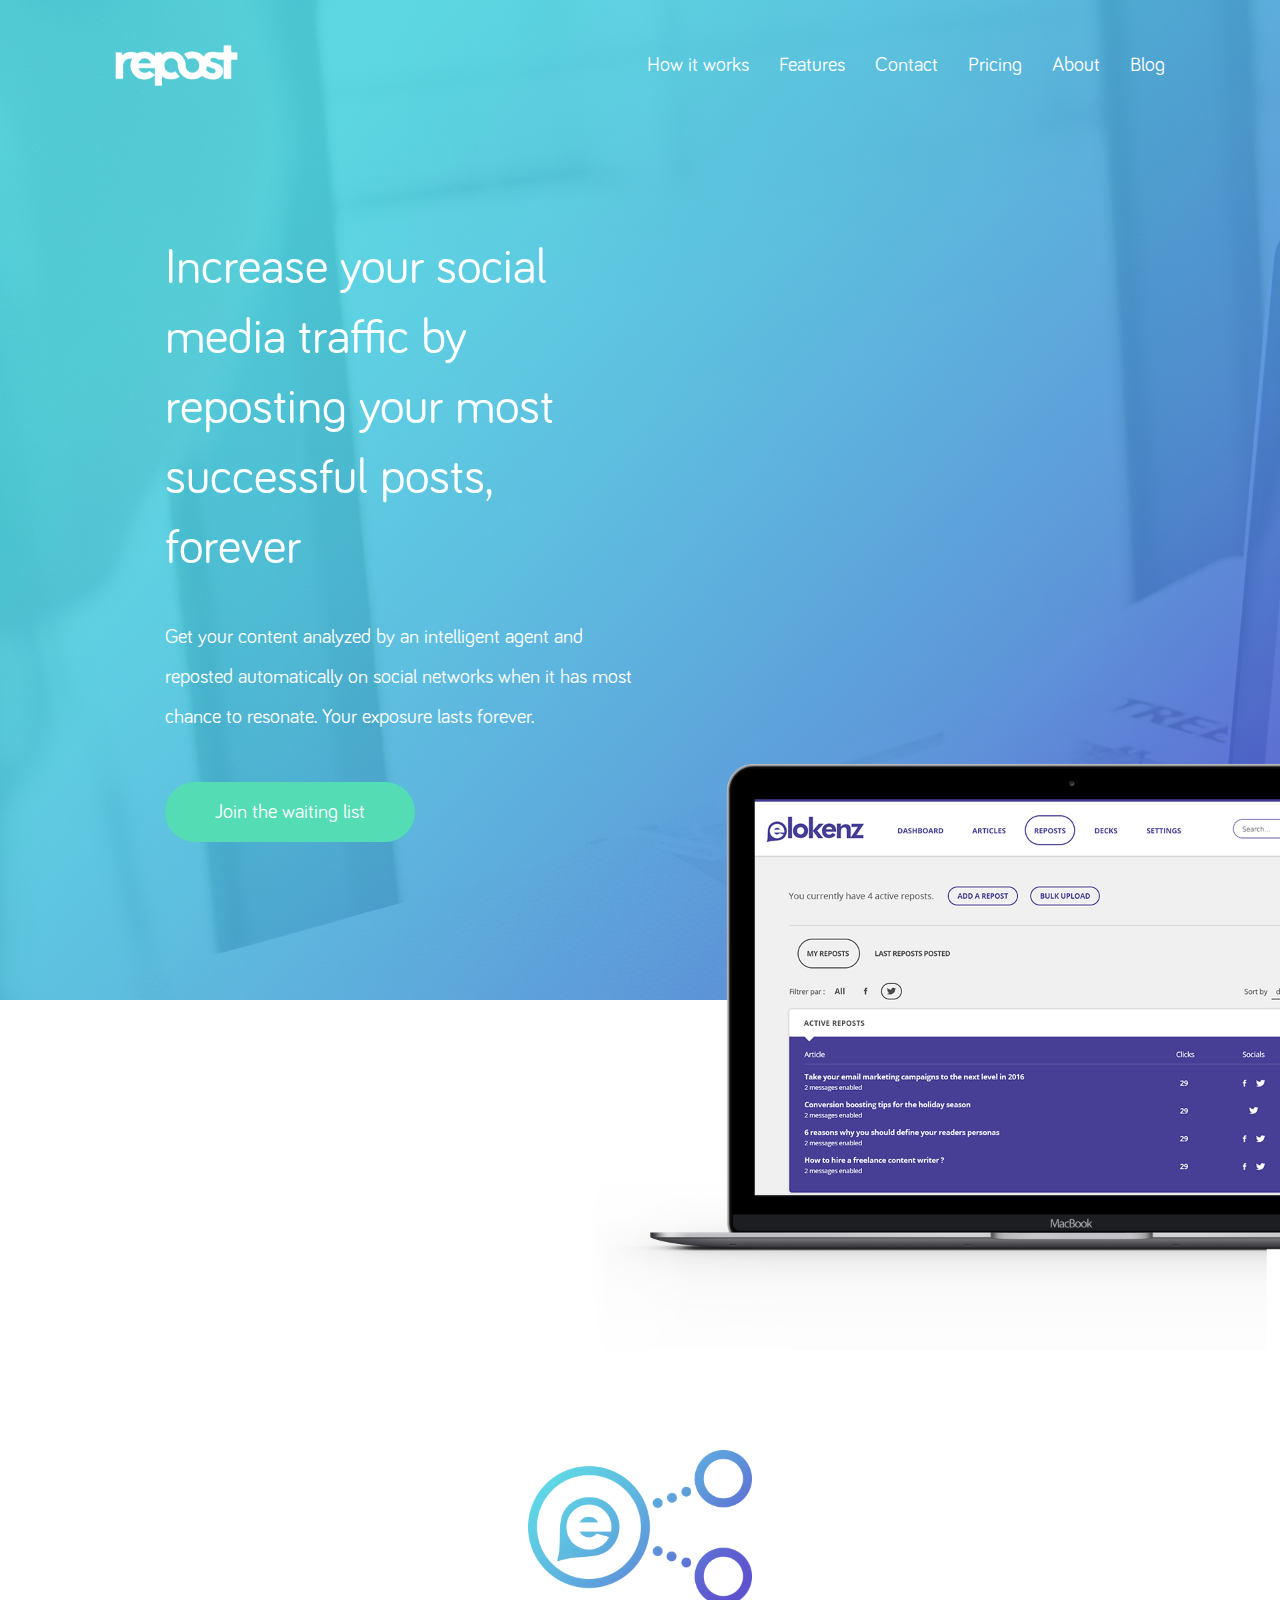
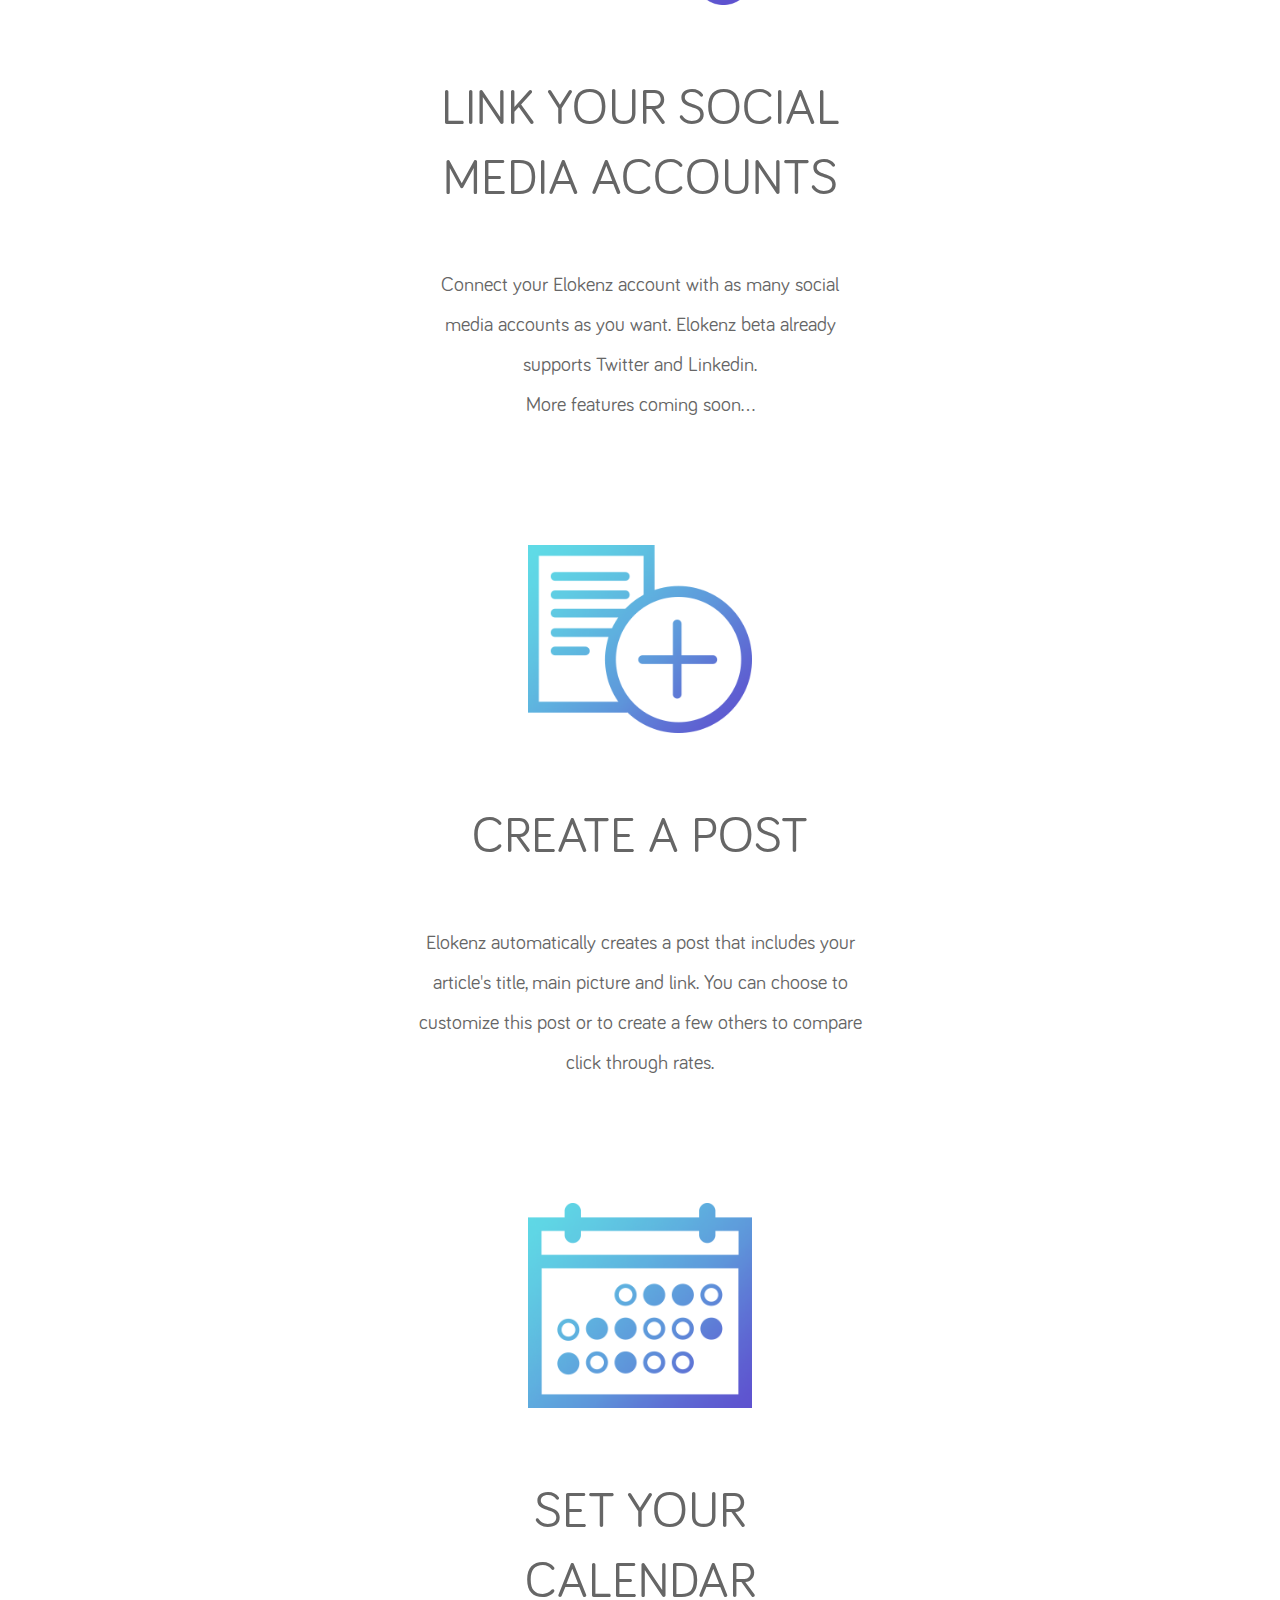
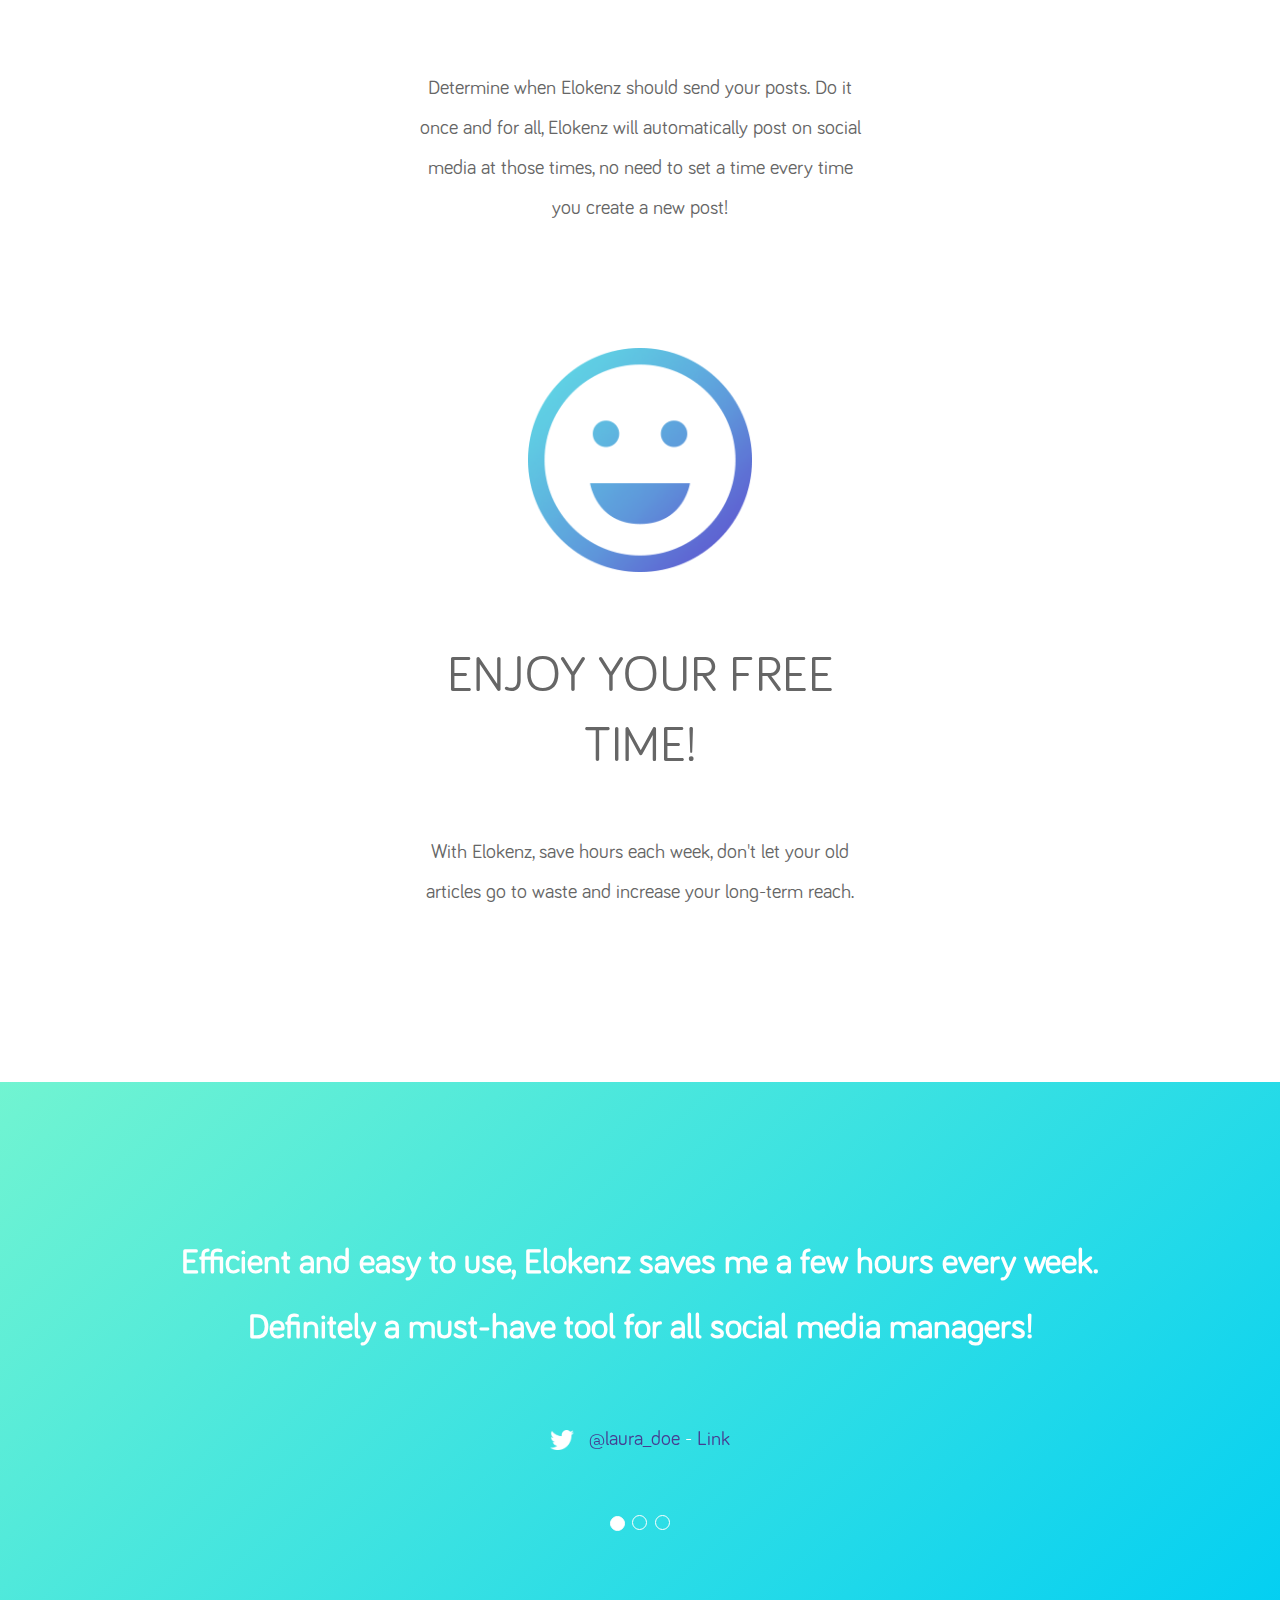
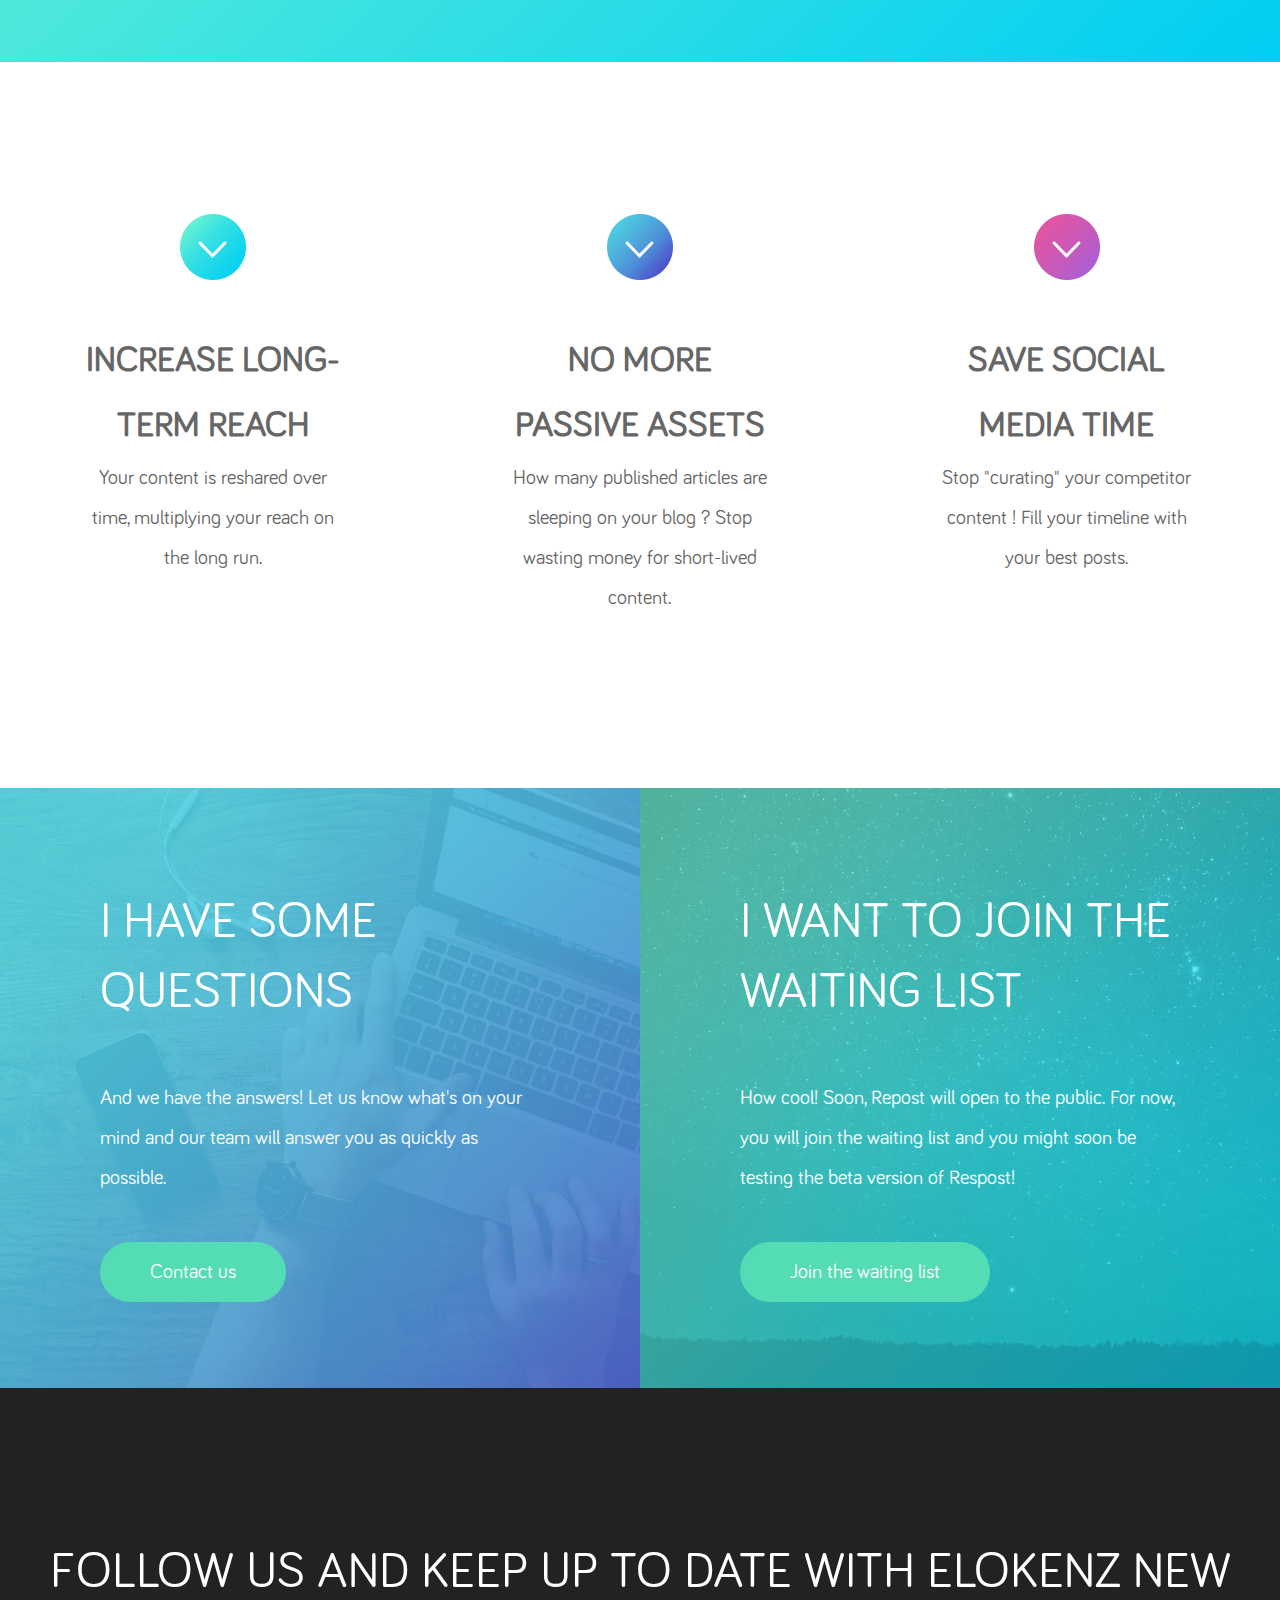
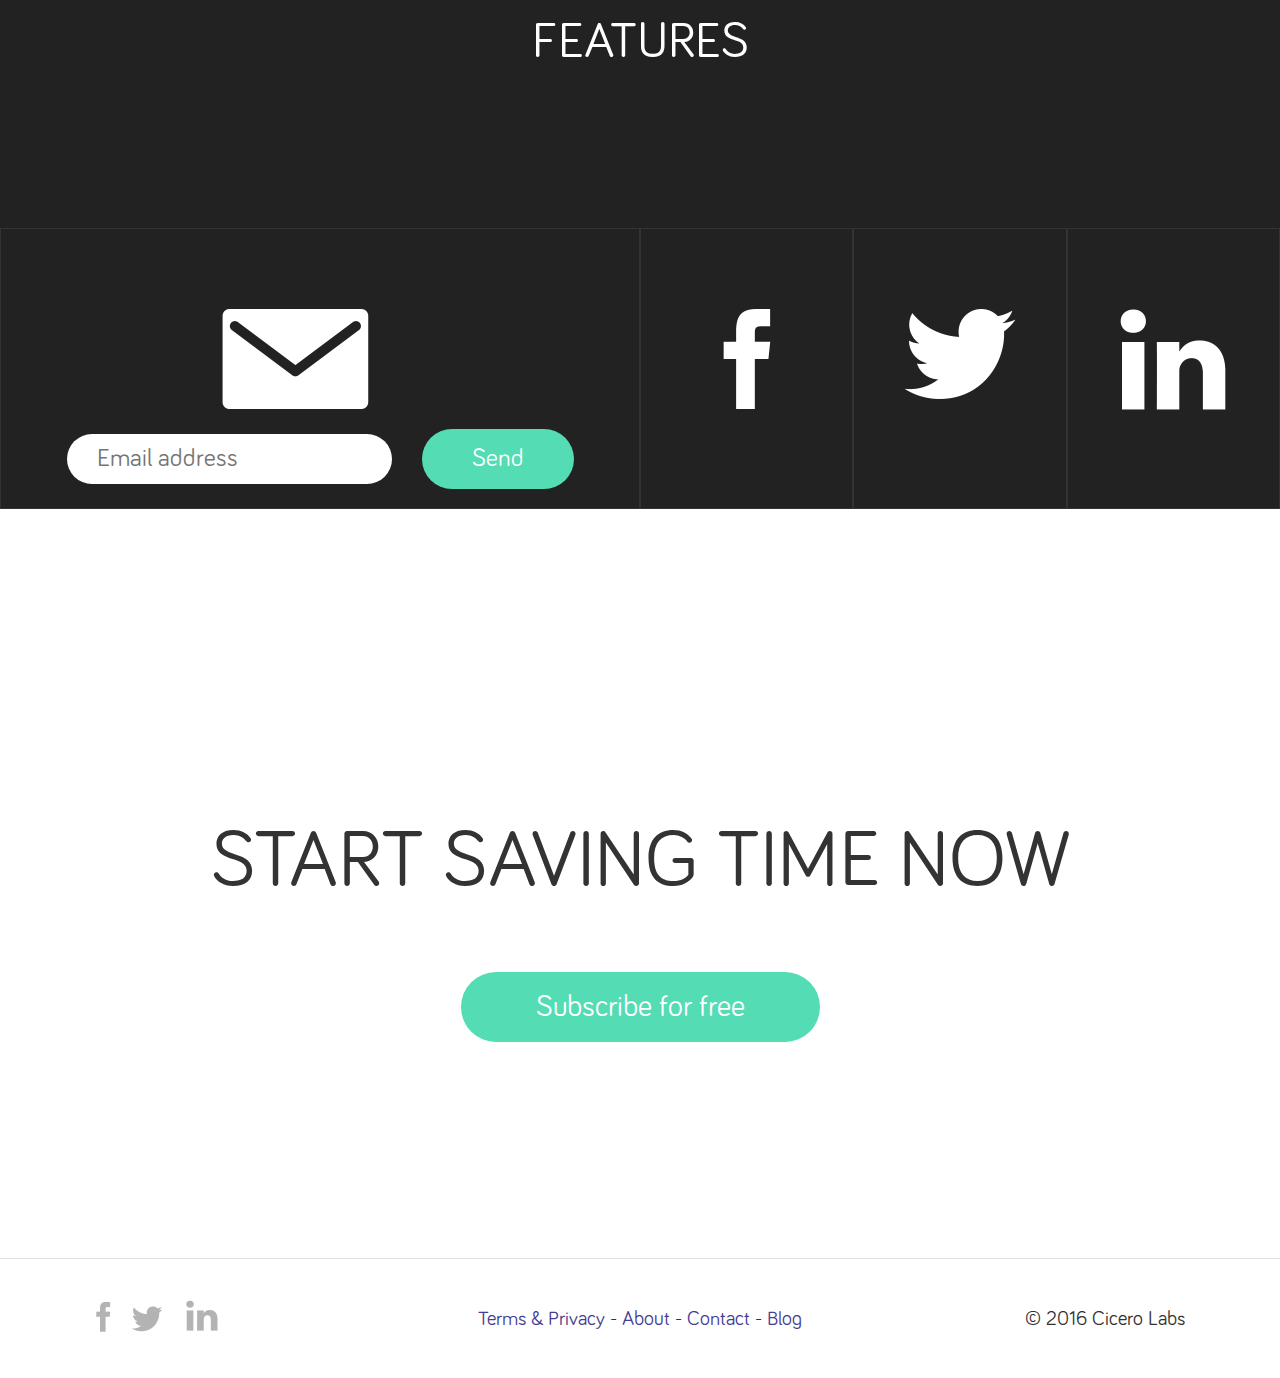
<file: no-parallaxe/index.html>
<!DOCTYPE html>
<html lang="en">
<head>


	<meta charset="utf-8">
    <meta http-equiv="X-UA-Compatible" content="IE=edge">

	<title>Parallax.js | Simple Example</title>

	<!-- Behavioral Meta Data -->
	<meta name="apple-mobile-web-app-capable" content="yes">
	<meta name="viewport" content="width=device-width, initial-scale=1, maximum-scale=1, user-scalable=no">

	<!-- Styles -->
    <link href="css/bootstrap.css" rel="stylesheet">
	<link rel="stylesheet" type="text/css" href="css/parallax.css"/>

</head>
<body>


    <!-- Header -->
    <a name="about"></a>
    <div class="intro-header">
	
    <!-- Navigation -->
    <nav class="navbar navbar-default navbar-static-top topnav" role="navigation">
        <div class="container topnav">
            <!-- Brand and toggle get grouped for better mobile display -->
            <div class="navbar-header">
                <button type="button" class="navbar-toggle" data-toggle="collapse" data-target="#bs-example-navbar-collapse-1">
                    <span class="sr-only">Toggle navigation</span>
                    <span class="icon-bar"></span>
                    <span class="icon-bar"></span>
                    <span class="icon-bar"></span>
                </button>
                <a class="navbar-brand topnav" href="#">       
					<img style="max-height:41px; margin-top:-10px;" src="images/logo-repost.png">
				</a>
            </div>
            <!-- Collect the nav links, forms, and other content for toggling -->
            <div class="collapse navbar-collapse" id="bs-example-navbar-collapse-1">
                <ul class="nav navbar-nav navbar-right">
                    <li><a href="#about">How it works</a></li>
                    <li><a href="#about">Features</a></li>
                    <li><a href="#about">Contact</a></li>
                    <li><a href="#about">Pricing</a></li>
                    <li><a href="#about">About</a></li>
                    <li><a href="#services">Blog</a></li>
                </ul>
            </div>
            <!-- /.navbar-collapse -->
        </div>
        <!-- /.container -->
    </nav>
	
	
        <div class="container">

            <div class="row intro-banner">
                <div class="col-lg-12">
                    <div class="intro-message">
                        <h1>Increase your social media traffic by reposting your most successful posts, forever</h1>
                        <p>Get your content analyzed by an intelligent agent and reposted automatically on social networks when it has most chance to resonate. 
						Your exposure lasts forever.</p>
						<br/>
						<a href="#" class="btn btn-default" role="button" style="margin-top:20px;">Join the waiting list</a>
					</div>
                </div>
            </div>

        </div>
        <!-- /.container -->

    </div>
    <!-- /.intro-header -->
	
    <div class="bloc-tour">

		<div class="container">
		  <div class="row">
			<img src="images/icon-connect.png" alt="">
			<h3>Link your social media accounts</h3>
			<p>Connect your Elokenz account with as many social media accounts as you want. 
			Elokenz beta already supports Twitter and Linkedin.<br/>More features coming soon...</p>
			<img src="images/icon-createPost.png" alt="">
			<h3>Create a post</h3>
			<p>Elokenz automatically creates a post that includes your article's title, main picture and link. 
			You can choose to customize this post or to create a few others to compare click through rates.</p>
			<img src="images/icon-calendar.png" alt="">
			<h3>Set your calendar</h3>
			<p>Determine when Elokenz should send your posts. Do it once and for all, 
			Elokenz will automatically post on social media at those times, no need to set a time every time you create a new post!</p>
			<img src="images/icon-enjoy.png" alt="">
			<h3>Enjoy your free time!</h3>
			<p>With Elokenz, save hours each week, don't let your old articles go to waste and increase your long-term reach.</p>
		  </div>

		</div> <!-- /container -->
    </div> <!-- /bloc-tour -->
	
	
<div class="bloc-testimonials dark-bg">

	<div class="container">
		<div class="row">

			<div id="carousel-example-generic" class="carousel slide" data-ride="carousel">
			  <!-- Indicators -->
			  <ol class="carousel-indicators">
				<li data-target="#carousel-example-generic" data-slide-to="0" class="active"></li>
				<li data-target="#carousel-example-generic" data-slide-to="1"></li>
				<li data-target="#carousel-example-generic" data-slide-to="2"></li>
			  </ol>
			 
			  <!-- Wrapper for slides -->
			  <div class="carousel-inner">
				<div class="item active">
					<h5>Efficient and easy to use, Elokenz saves me a few hours every week.<br/>
					Definitely a must-have tool for all social media managers!</h5>
					<p><img src="images/icon-socials-twitter.png" height="20px" style="padding-right:15px;" alt=""/><a href="#" alt="">@laura_doe</a> - <a href="#" alt="">Link</a></p>
				</div>
				<div class="item">
					<h5>Efficient and easy to use, Elokenz saves me a few hours every week.<br/>
					Definitely a must-have tool for all social media managers!</h5>
					<p><img src="images/icon-socials-twitter.png" height="20px" style="padding-right:15px;" alt=""/><a href="#" alt="">@laura_doe</a> - <a href="#" alt="">Link</a></p>
				</div>
				<div class="item">
					<h5>Efficient and easy to use, Elokenz saves me a few hours every week.<br/>
					Definitely a must-have tool for all social media managers!</h5>
					<p><img src="images/icon-socials-twitter.png" height="20px" style="padding-right:15px;" alt=""/><a href="#" alt="">@laura_doe</a> - <a href="#" alt="">Link</a></p>
				</div>
			  </div>
			</div>

		</div>
	</div>
</div>
	
	
<div class="bloc-features">
	<div class="container">
		<div class="row">
			<div class="col-lg-4 col-md-12 feature">
				<img src="images/icon-features-1.png" alt="" />
			  <h4>Increase long-term reach</h4>
			  <p>Your content is reshared over time, multiplying your reach on the long run.</p>
			</div>
			<div class="col-lg-4 col-md-12 feature">
				<img src="images/icon-features-2.png" alt="" />
			  <h4>No more passive assets</h4>
			  <p>How many published articles are sleeping on your blog ? Stop wasting money for short-lived content.</p>
			</div>
			<div class="col-lg-4 col-md-12 feature">
				<img src="images/icon-features-3.png" alt="" />
			  <h4>Save social media time</h4>
			  <p>Stop "curating" your competitor content ! Fill your timeline with your best posts.</p>
			</div>
		</div>
	</div>
</div>
	
	
<div class="bloc-contact-join dark-bg">
	<div class="container">
		<div class="row">
			<div class="col-lg-6 col-md-12 bloc-contact">
			  <h3>I have some questions</h3>
			  <p>And we have the answers! Let us know what's on your mind and our team will answer you as quickly as possible.</p><br/>
				<a href="mailto:" class="btn btn-default" role="button">Contact us</a>
			</div>
			<div class="col-lg-6 col-md-12 bloc-join">
			  <h3>I want to join the waiting list</h3>
			  <p>How cool! Soon, Repost will open to the public.
				For now, you will join the waiting list and you might soon be testing the beta version of Respost!</p><br/>
				<a href="#" class="btn btn-default" role="button">Join the waiting list</a>
			</div>
		</div>
	</div>
</div>
	
	
<div class="bloc-socials dark-bg">
	<div class="container">
		<div class="row bloc-socials-title">
			<div>
			  <h3>Follow us and keep up to date with Elokenz new features</h3>
			</div>
		</div>
		<div class="row bloc-socials-icons">
			<div class="col-lg-6 col-md-12 social-icon-mail">
				<img src="images/icon-socials-mail.png" alt=""/>
				<form><input type="text" name="email" placeholder="Email address" style="width:360px;margin-right:30px;"><input type="submit" value="Send"></form>
			</div>
			<div class="col-lg-2 col-md-4 social-icon-facebook">
				<a href="https://www.facebook.com/elokenz/" target="_blank" alt=""><img src="images/icon-socials-fb.png" alt=""/></a>
			</div>
			<div class="col-lg-2 col-md-4 social-icon-twitter">
				<a href="https://twitter.com/elokenz_com" target="_blank" alt=""><img src="images/icon-socials-twitter.png" alt=""/></a>
			</div>
			<div class="col-lg-2 col-md-4 social-icon-linkedin">
				<a href="http://www.linkedin.com/company/5229522" target="_blank" alt=""><img src="images/icon-socials-linkedin.png" alt=""/></a>
			</div>
		</div>
	</div>
</div>
	
	
<div class="bloc-cta light-bg">
	<div class="container">
		<div class="row">
			<h2>Start saving time now</h2>
			<a href="#" class="btn btn-default" role="button">Subscribe for free</a>
		</div>
	</div>
</div>
	
	
<div class="bloc-footer light-bg">
	<div class="container">
		<div class="row">
			<div class="col-lg-3 col-md-3 footer-social-icons" style="padding-top:20px;">
				<a href="#" alt=" "class="icon-footer-fb"></a>
				<a href="#" alt=" "class="icon-footer-twitter"></a>
				<a href="#" alt=" "class="icon-footer-linkedin"></a>
			</div>
			<div class="col-lg-6 col-md-6 footer-links" style="text-align:center;">
				<p>
					<a href="#">Terms & Privacy</a>	-  
					<a href="#">About</a>  -  
					<a href="#">Contact</a>  -  
					<a href="#">Blog</a></p>
			</div>
			<div class="col-lg-3 col-md-3 cicerolabs">
				<p>&copy; 2016 Cicero Labs</p>
			</div>
		</div>
	</div>
</div>
	
	
    <!-- jQuery (necessary for Bootstrap's JavaScript plugins) -->
    <script src="https://ajax.googleapis.com/ajax/libs/jquery/1.11.3/jquery.min.js"></script>
    <!-- Include all compiled plugins (below), or include individual files as needed -->
    <script src="js/bootstrap.min.js"></script>


</body>
</html>
</file>
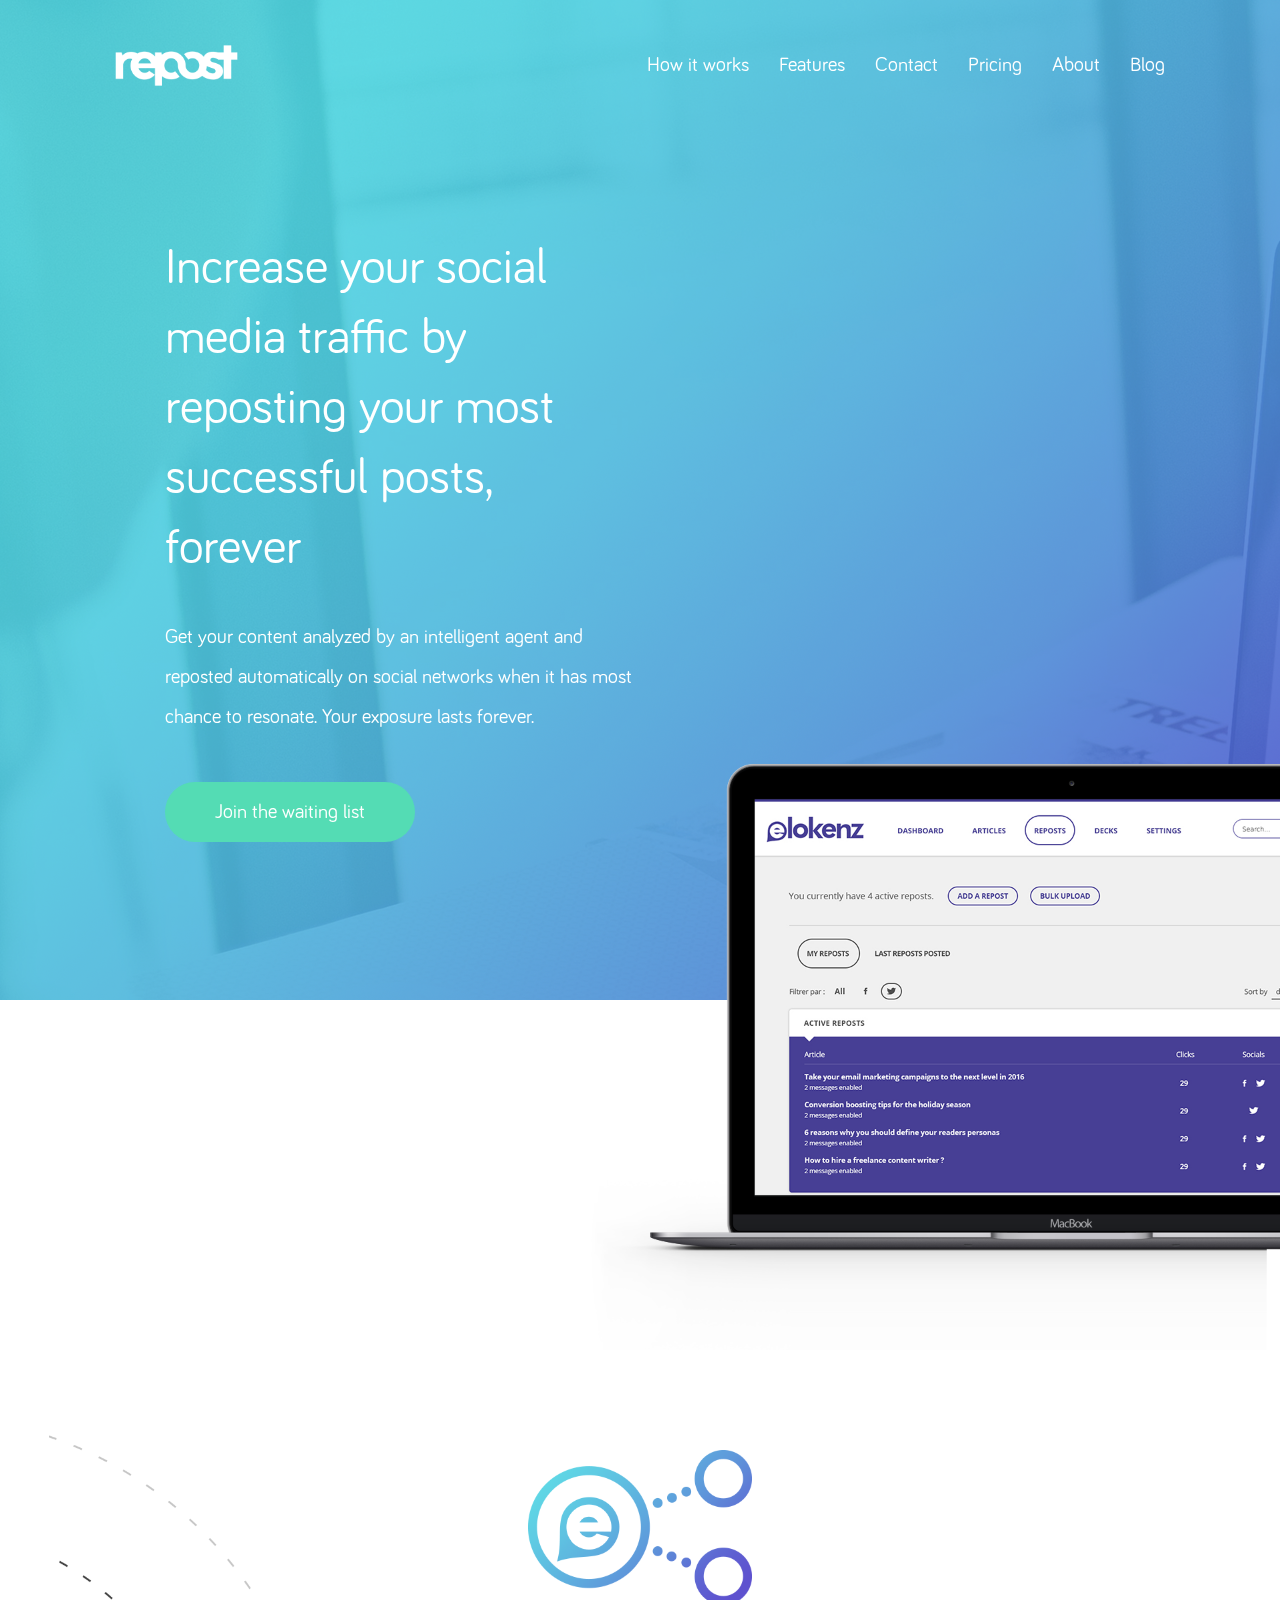
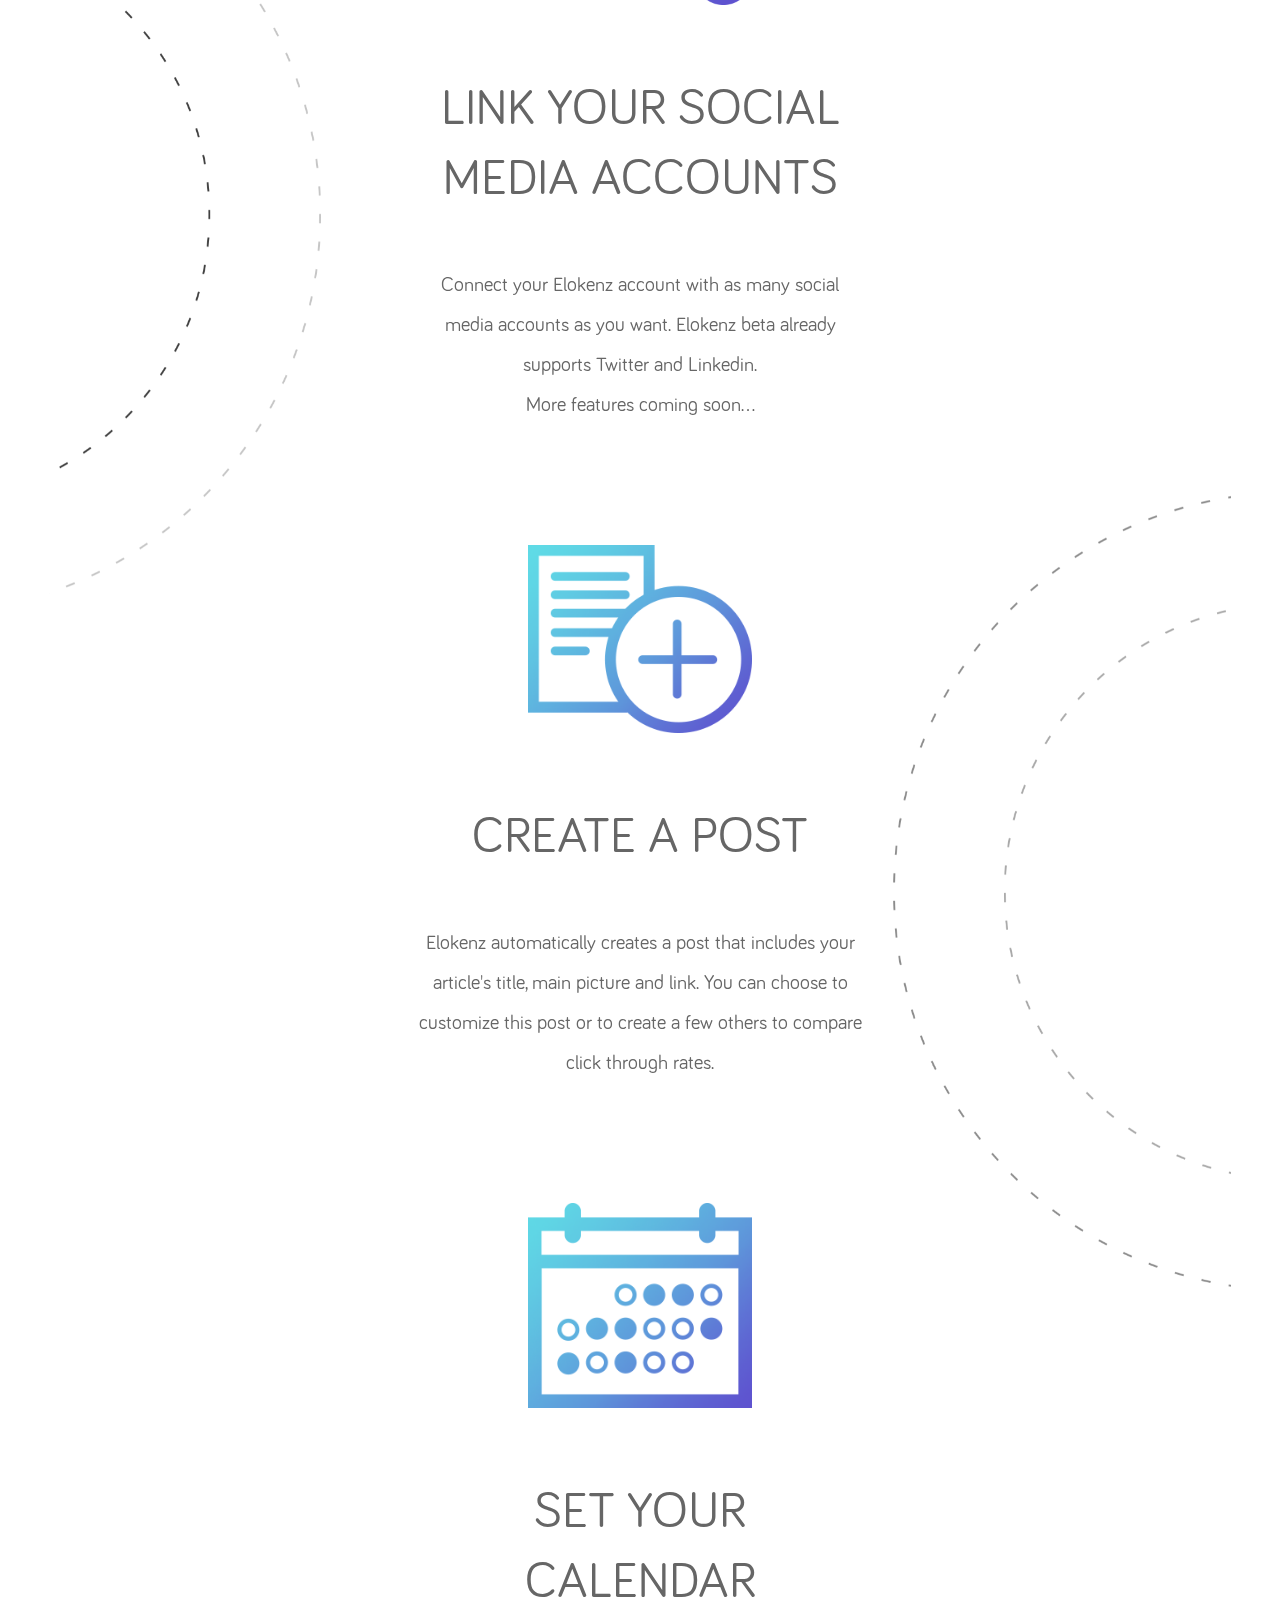
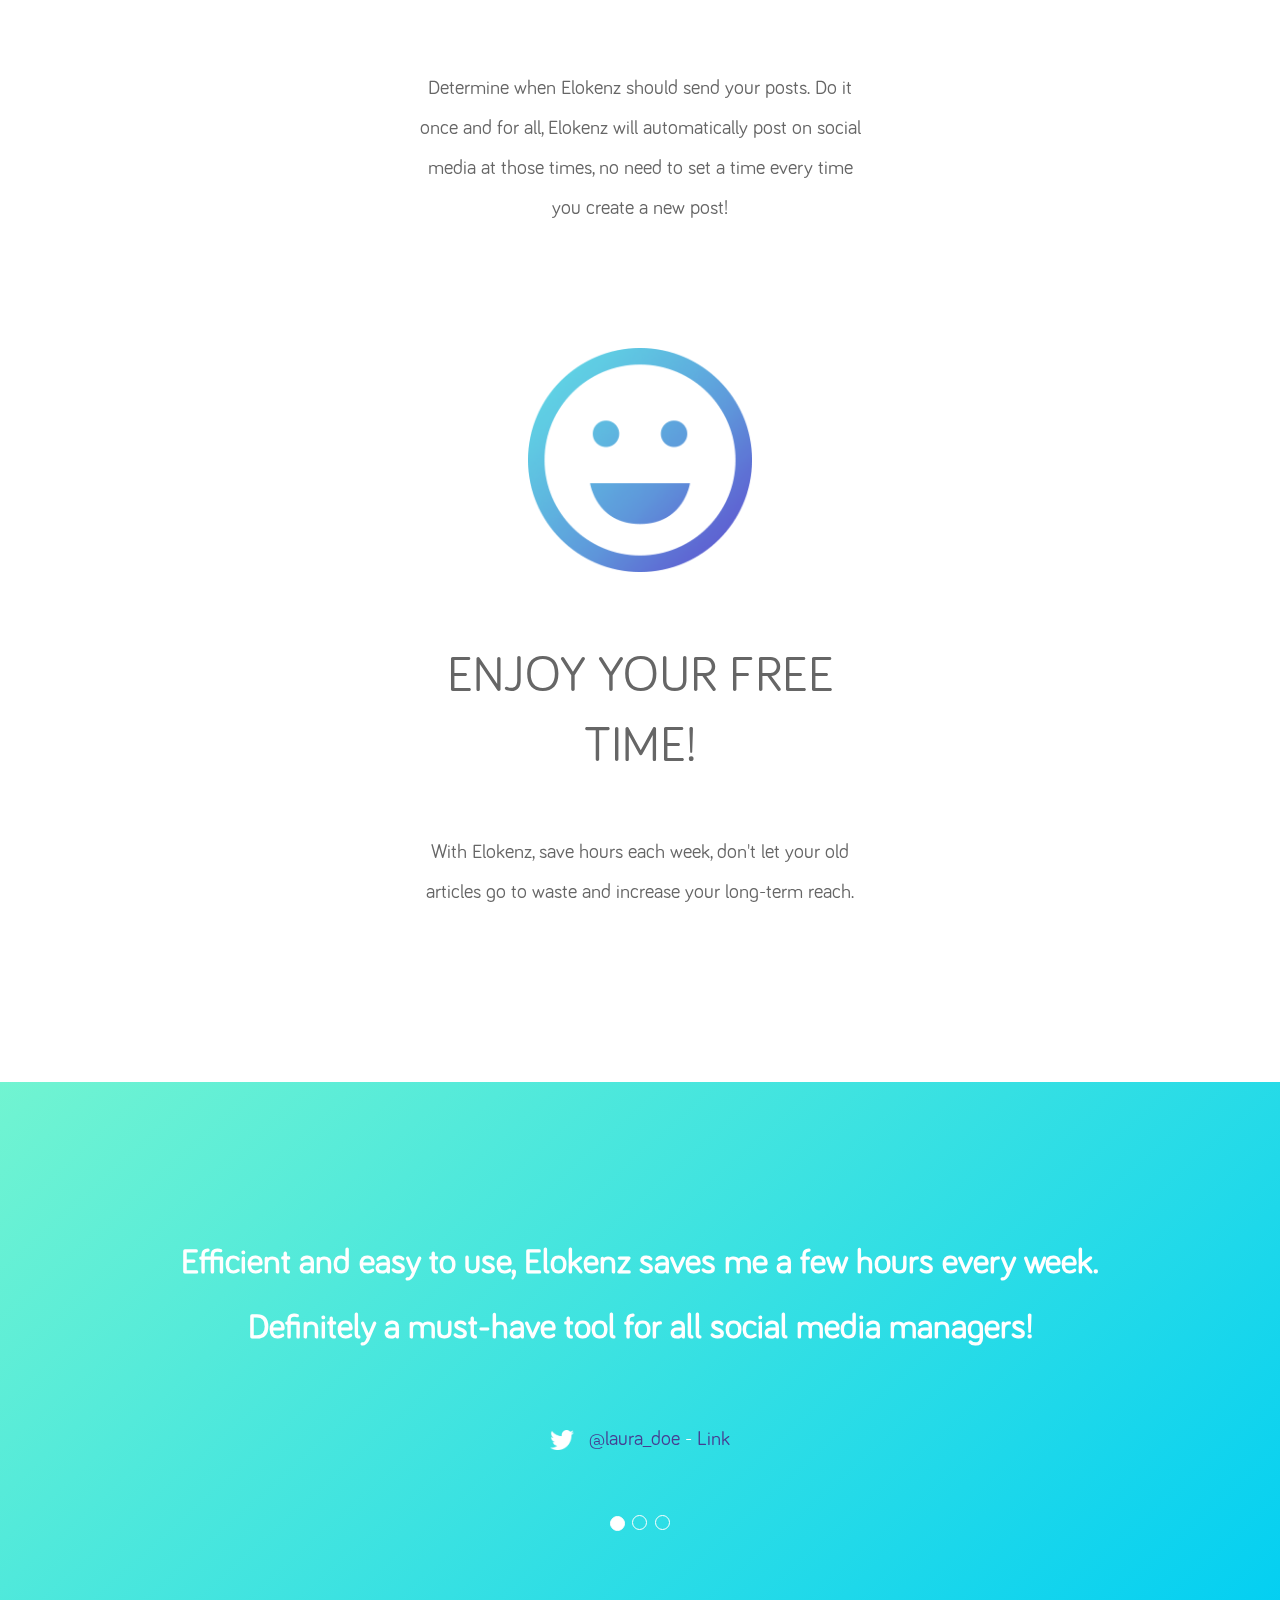
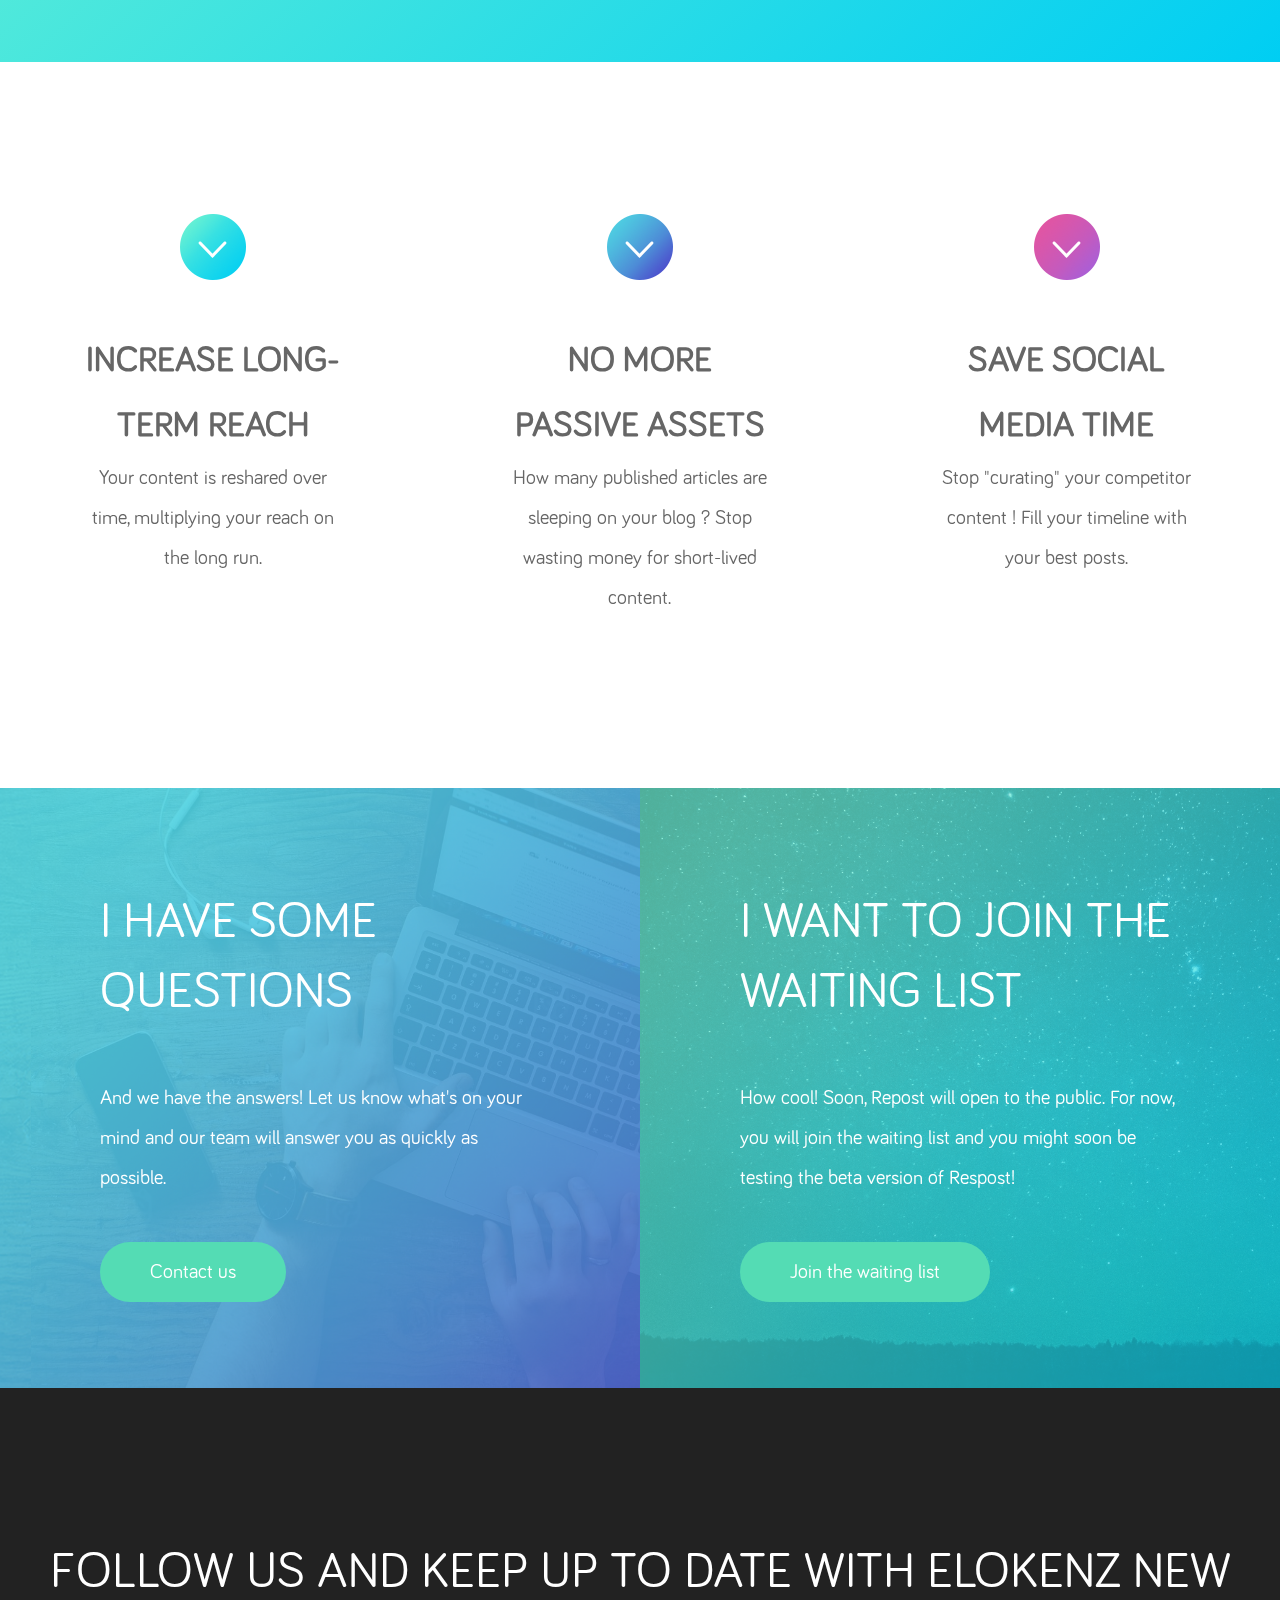
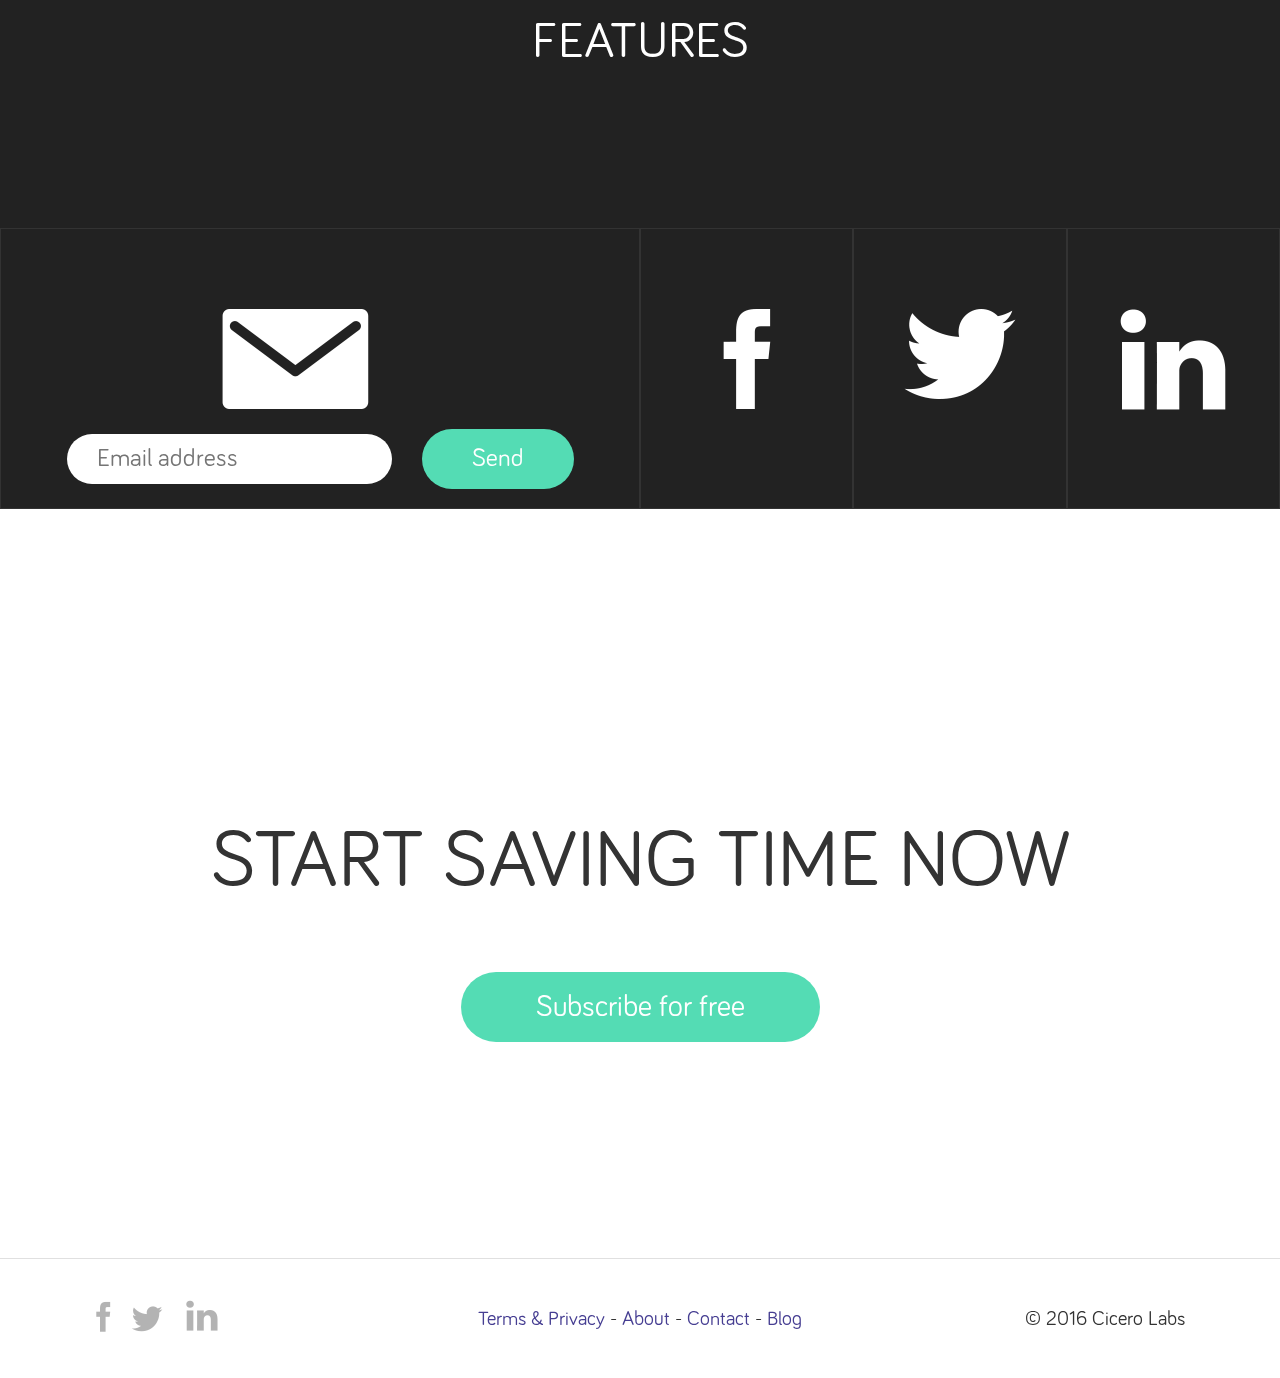
<file: parallaxe/index.html>
<!DOCTYPE html>
<html lang="en">
<head>


	<meta charset="utf-8">
    <meta http-equiv="X-UA-Compatible" content="IE=edge">

	<title>Repost by Elokenz</title>

	<!-- Behavioral Meta Data -->
	<meta name="apple-mobile-web-app-capable" content="yes">
	<meta name="viewport" content="width=device-width, initial-scale=1, maximum-scale=1, user-scalable=no">

	<!-- Styles -->
    <link href="css/bootstrap.css" rel="stylesheet">
	<link rel="stylesheet" type="text/css" href="css/parallax.css"/>

</head>
<body>


    <!-- Header -->
    <a name="about"></a>
    <div class="intro-header">
	
    <!-- Navigation -->
    <nav class="navbar navbar-default navbar-static-top topnav" role="navigation">
        <div class="container topnav">
            <!-- Brand and toggle get grouped for better mobile display -->
            <div class="navbar-header">
                <button type="button" class="navbar-toggle" data-toggle="collapse" data-target="#bs-example-navbar-collapse-1">
                    <span class="sr-only">Toggle navigation</span>
                    <span class="icon-bar"></span>
                    <span class="icon-bar"></span>
                    <span class="icon-bar"></span>
                </button>
                <a class="navbar-brand topnav" href="#">       
					<img style="max-height:41px; margin-top:-10px;" src="images/logo-repost.png">
				</a>
            </div>
            <!-- Collect the nav links, forms, and other content for toggling -->
            <div class="collapse navbar-collapse" id="bs-example-navbar-collapse-1">
                <ul class="nav navbar-nav navbar-right">
                    <li><a href="#about">How it works</a></li>
                    <li><a href="#about">Features</a></li>
                    <li><a href="#about">Contact</a></li>
                    <li><a href="#about">Pricing</a></li>
                    <li><a href="#about">About</a></li>
                    <li><a href="#services">Blog</a></li>
                </ul>
            </div>
            <!-- /.navbar-collapse -->
        </div>
        <!-- /.container -->
    </nav>
	
	
        <div class="container">

            <div class="row intro-banner">
                <div class="col-lg-12">
                    <div class="intro-message">
                        <h1>Increase your social media traffic by reposting your most successful posts, forever</h1>
                        <p>Get your content analyzed by an intelligent agent and reposted automatically on social networks when it has most chance to resonate. 
						Your exposure lasts forever.</p>
						<br/>
						<a href="#" class="btn btn-default" role="button" style="margin-top:20px;">Join the waiting list</a>
					</div>
                </div>
            </div>

        </div>
        <!-- /.container -->

    </div>
    <!-- /.intro-header -->
	
    <div class="bloc-tour">
	
		<div id="tour" class="tour">
			<div class="row">
				<ul id="scene" class="scene">
					<li class="layer bg" data-depth="1.00"><img src="images/circle1.png"></li>
					<li class="layer bg" data-depth="0.80"><img src="images/circle2.png"></li>
					<li class="layer bg" data-depth="0.60"><img src="images/circle3.png"></li>
					<li class="layer bg" data-depth="0.40"><img src="images/circle4.png"></li>
				</ul>
			</div>
		</div>

		<div class="container">
		  <div class="row">
			<img src="images/icon-connect.png" alt="">
			<h3>Link your social media accounts</h3>
			<p>Connect your Elokenz account with as many social media accounts as you want. 
			Elokenz beta already supports Twitter and Linkedin.<br/>More features coming soon...</p>
			<img src="images/icon-createPost.png" alt="">
			<h3>Create a post</h3>
			<p>Elokenz automatically creates a post that includes your article's title, main picture and link. 
			You can choose to customize this post or to create a few others to compare click through rates.</p>
			<img src="images/icon-calendar.png" alt="">
			<h3>Set your calendar</h3>
			<p>Determine when Elokenz should send your posts. Do it once and for all, 
			Elokenz will automatically post on social media at those times, no need to set a time every time you create a new post!</p>
			<img src="images/icon-enjoy.png" alt="">
			<h3>Enjoy your free time!</h3>
			<p>With Elokenz, save hours each week, don't let your old articles go to waste and increase your long-term reach.</p>
		  </div>

		</div> <!-- /container -->
    </div> <!-- /bloc-tour -->
	
	
<div class="bloc-testimonials dark-bg">

	<div class="container">
		<div class="row">

			<div id="carousel-example-generic" class="carousel slide" data-ride="carousel">
			  <!-- Indicators -->
			  <ol class="carousel-indicators">
				<li data-target="#carousel-example-generic" data-slide-to="0" class="active"></li>
				<li data-target="#carousel-example-generic" data-slide-to="1"></li>
				<li data-target="#carousel-example-generic" data-slide-to="2"></li>
			  </ol>
			 
			  <!-- Wrapper for slides -->
			  <div class="carousel-inner">
				<div class="item active">
					<h5>Efficient and easy to use, Elokenz saves me a few hours every week.<br/>
					Definitely a must-have tool for all social media managers!</h5>
					<p><img src="images/icon-socials-twitter.png" height="20px" style="padding-right:15px;" alt=""/><a href="#" alt="">@laura_doe</a> - <a href="#" alt="">Link</a></p>
				</div>
				<div class="item">
					<h5>Efficient and easy to use, Elokenz saves me a few hours every week.<br/>
					Definitely a must-have tool for all social media managers!</h5>
					<p><img src="images/icon-socials-twitter.png" height="20px" style="padding-right:15px;" alt=""/><a href="#" alt="">@laura_doe</a> - <a href="#" alt="">Link</a></p>
				</div>
				<div class="item">
					<h5>Efficient and easy to use, Elokenz saves me a few hours every week.<br/>
					Definitely a must-have tool for all social media managers!</h5>
					<p><img src="images/icon-socials-twitter.png" height="20px" style="padding-right:15px;" alt=""/><a href="#" alt="">@laura_doe</a> - <a href="#" alt="">Link</a></p>
				</div>
			  </div>
			</div>

		</div>
	</div>
</div>
	
	
<div class="bloc-features">
	<div class="container">
		<div class="row">
			<div class="col-lg-4 col-md-12 feature">
				<img src="images/icon-features-1.png" alt="" />
			  <h4>Increase long-term reach</h4>
			  <p>Your content is reshared over time, multiplying your reach on the long run.</p>
			</div>
			<div class="col-lg-4 col-md-12 feature">
				<img src="images/icon-features-2.png" alt="" />
			  <h4>No more passive assets</h4>
			  <p>How many published articles are sleeping on your blog ? Stop wasting money for short-lived content.</p>
			</div>
			<div class="col-lg-4 col-md-12 feature">
				<img src="images/icon-features-3.png" alt="" />
			  <h4>Save social media time</h4>
			  <p>Stop "curating" your competitor content ! Fill your timeline with your best posts.</p>
			</div>
		</div>
	</div>
</div>
	
	
<div class="bloc-contact-join dark-bg">
	<div class="container">
		<div class="row">
			<div class="col-lg-6 col-md-12 bloc-contact">
			  <h3>I have some questions</h3>
			  <p>And we have the answers! Let us know what's on your mind and our team will answer you as quickly as possible.</p><br/>
				<a href="mailto:" class="btn btn-default" role="button">Contact us</a>
			</div>
			<div class="col-lg-6 col-md-12 bloc-join">
			  <h3>I want to join the waiting list</h3>
			  <p>How cool! Soon, Repost will open to the public.
				For now, you will join the waiting list and you might soon be testing the beta version of Respost!</p><br/>
				<a href="#" class="btn btn-default" role="button">Join the waiting list</a>
			</div>
		</div>
	</div>
</div>
	
	
<div class="bloc-socials dark-bg">
	<div class="container">
		<div class="row bloc-socials-title">
			<div>
			  <h3>Follow us and keep up to date with Elokenz new features</h3>
			</div>
		</div>
		<div class="row bloc-socials-icons">
			<div class="col-lg-6 col-md-12 social-icon-mail">
				<img src="images/icon-socials-mail.png" alt=""/>
				<form><input type="text" name="email" placeholder="Email address" style="width:360px;margin-right:30px;"><input type="submit" value="Send"></form>
			</div>
			<div class="col-lg-2 col-md-4 social-icon-facebook">
				<a href="https://www.facebook.com/elokenz/" target="_blank" alt=""><img src="images/icon-socials-fb.png" alt=""/></a>
			</div>
			<div class="col-lg-2 col-md-4 social-icon-twitter">
				<a href="https://twitter.com/elokenz_com" target="_blank" alt=""><img src="images/icon-socials-twitter.png" alt=""/></a>
			</div>
			<div class="col-lg-2 col-md-4 social-icon-linkedin">
				<a href="http://www.linkedin.com/company/5229522" target="_blank" alt=""><img src="images/icon-socials-linkedin.png" alt=""/></a>
			</div>
		</div>
	</div>
</div>
	
	
<div class="bloc-cta light-bg">
	<div class="container">
		<div class="row">
			<h2>Start saving time now</h2>
			<a href="#" class="btn btn-default" role="button">Subscribe for free</a>
		</div>
	</div>
</div>
	
	
<div class="bloc-footer light-bg">
	<div class="container">
		<div class="row">
			<div class="col-lg-3 col-md-3 footer-social-icons" style="padding-top:20px;">
				<a href="#" alt=" "class="icon-footer-fb"></a>
				<a href="#" alt=" "class="icon-footer-twitter"></a>
				<a href="#" alt=" "class="icon-footer-linkedin"></a>
			</div>
			<div class="col-lg-6 col-md-6 footer-links" style="text-align:center;">
				<p>
					<a href="#">Terms & Privacy</a>	-  
					<a href="#">About</a>  -  
					<a href="#">Contact</a>  -  
					<a href="#">Blog</a></p>
			</div>
			<div class="col-lg-3 col-md-3 cicerolabs">
				<p>&copy; 2016 Cicero Labs</p>
			</div>
		</div>
	</div>
</div>
	
	
    <!-- jQuery (necessary for Bootstrap's JavaScript plugins) -->
    <script src="https://ajax.googleapis.com/ajax/libs/jquery/1.11.3/jquery.min.js"></script>
    <!-- Include all compiled plugins (below), or include individual files as needed -->
    <script src="js/bootstrap.min.js"></script>


	<!-- Scripts -->
	<script src="deploy/parallax.js"></script>
	<script>

	var scene = document.getElementById('scene');
	var parallax = new Parallax(scene);

	</script>


</body>
</html>
</file>
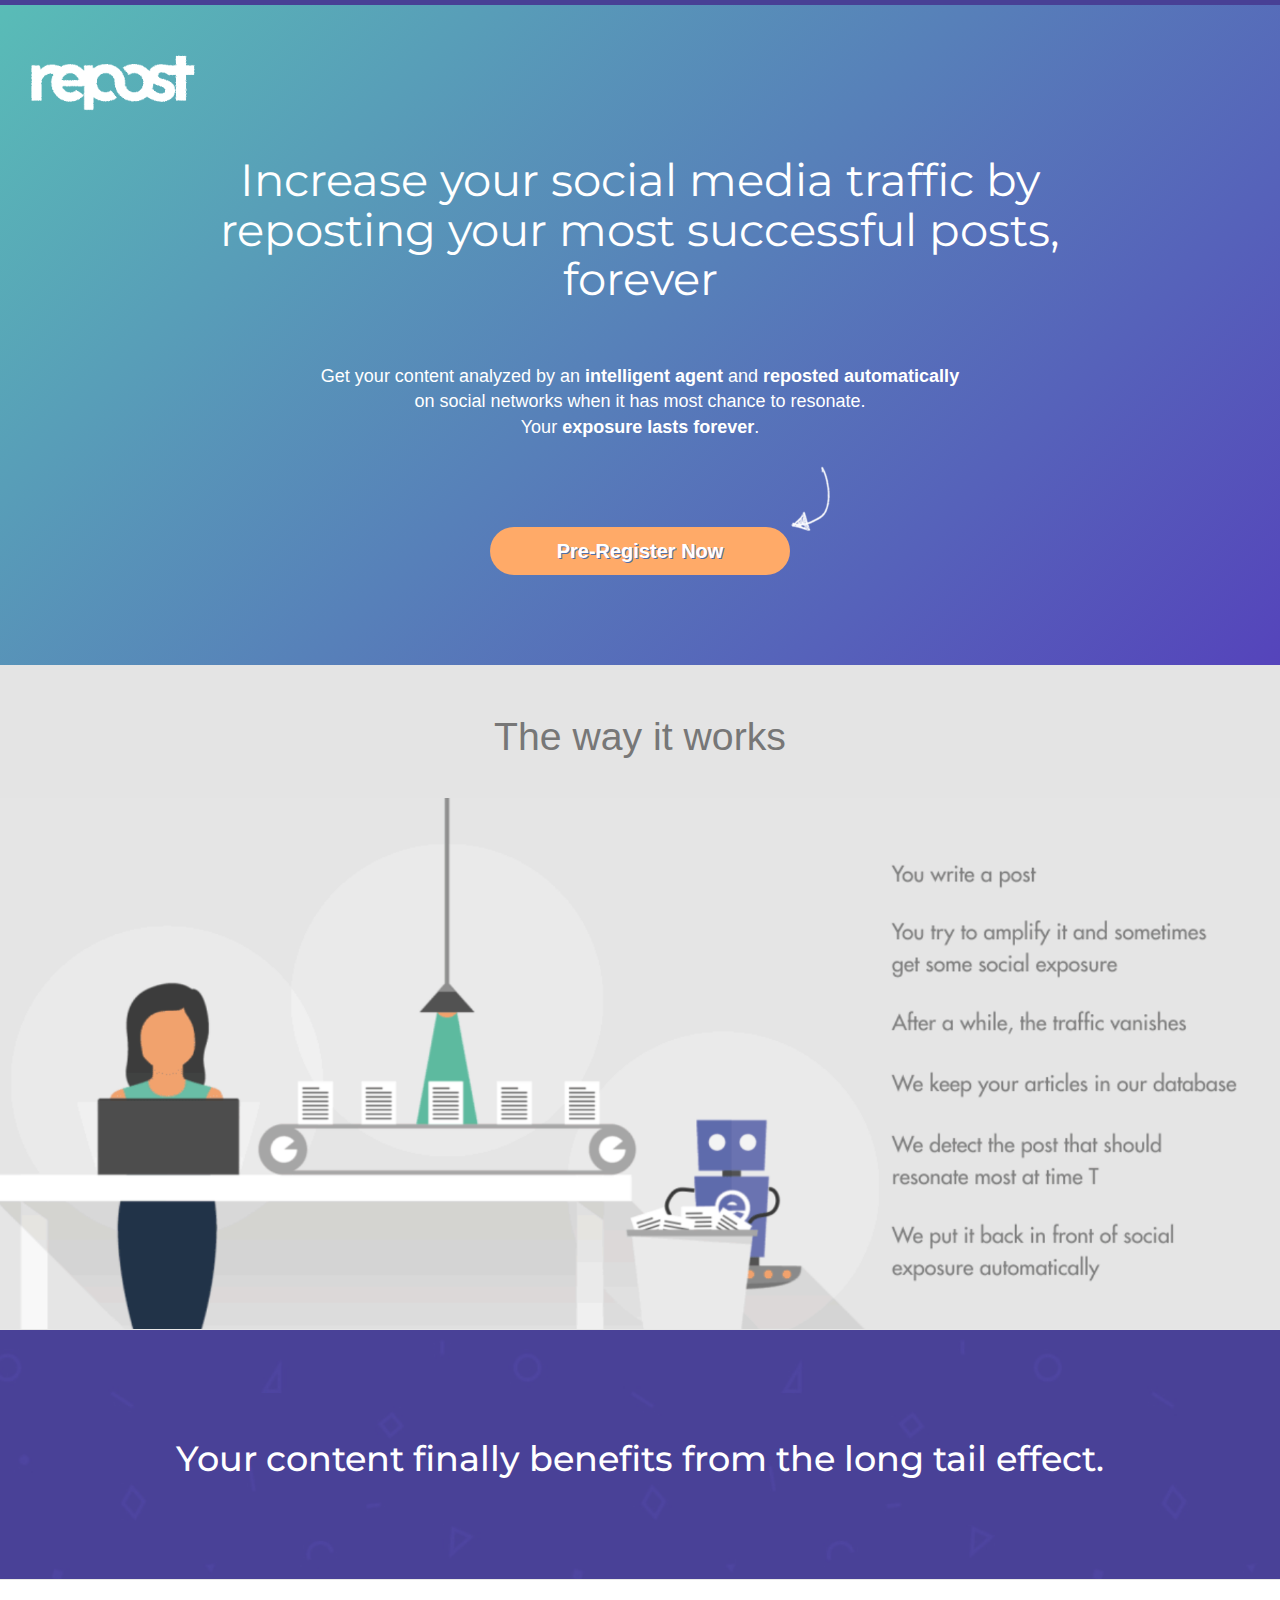
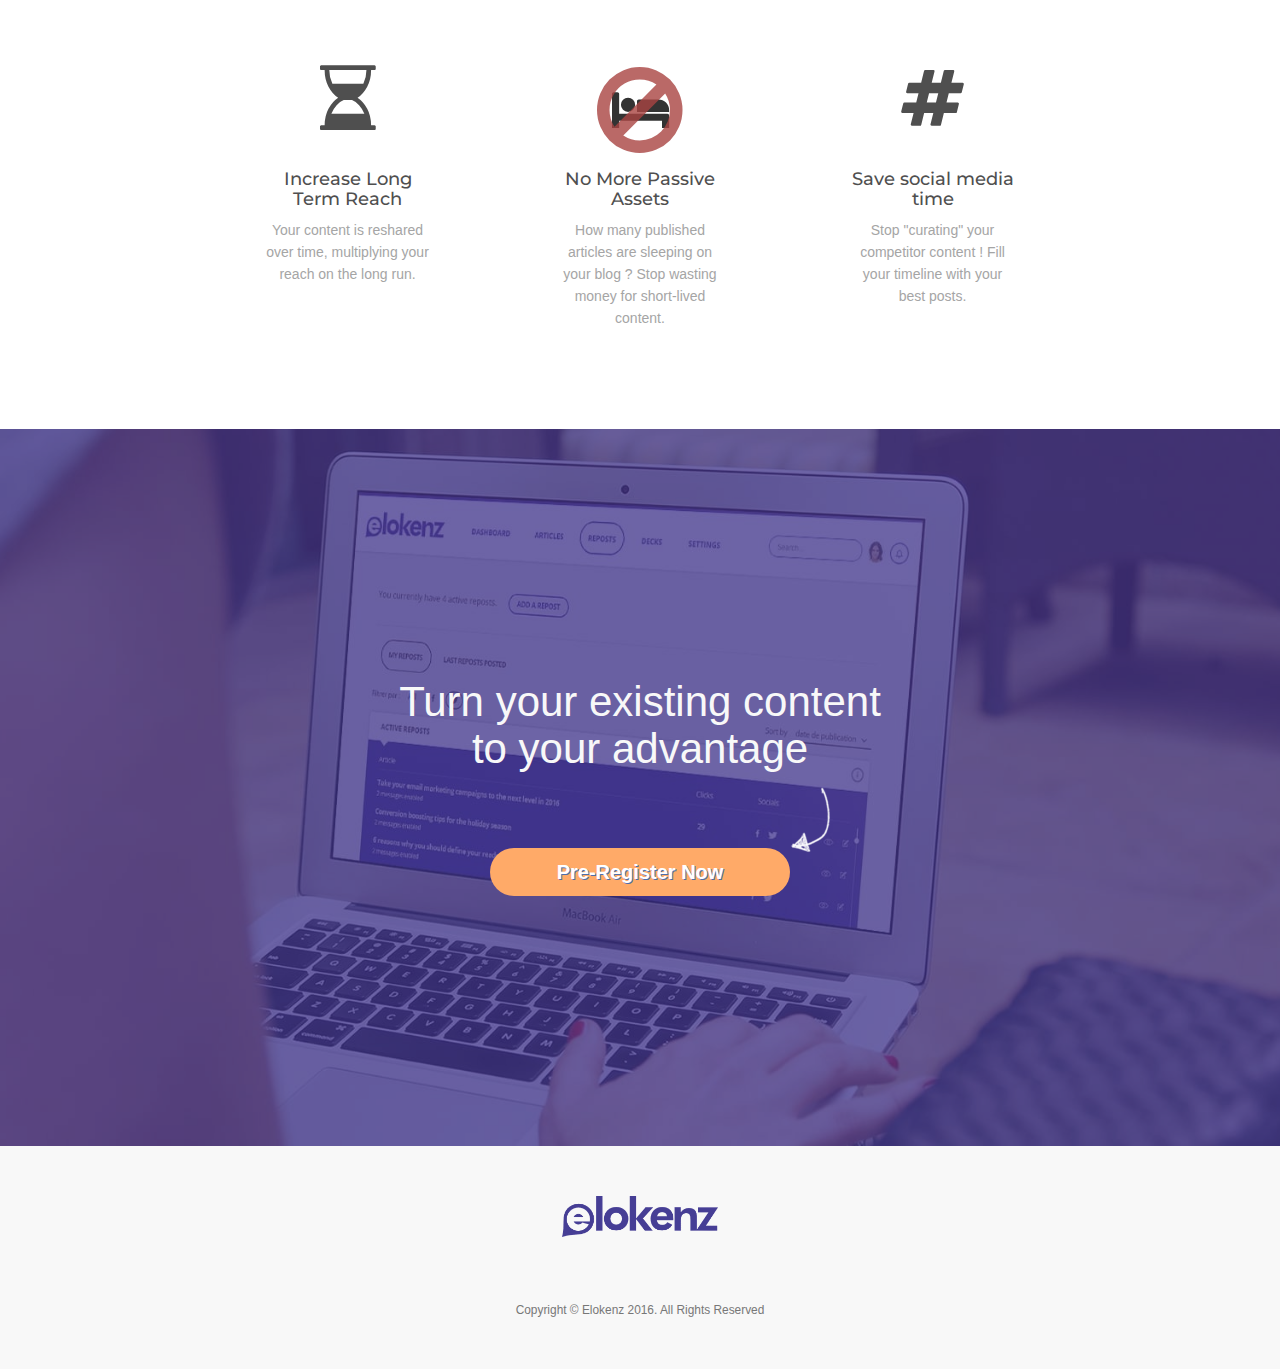
<file: index_v1.html>
<!DOCTYPE html>
<!--[if lt IE 7]>      <html class="no-js lt-ie9 lt-ie8 lt-ie7" lang=""> <![endif]-->
<!--[if IE 7]>         <html class="no-js lt-ie9 lt-ie8" lang=""> <![endif]-->
<!--[if IE 8]>         <html class="no-js lt-ie9" lang=""> <![endif]-->
<!--[if gt IE 8]><!--> <html class="no-js" lang="en-US"> <!--<![endif]-->
    <head>
        <meta charset="utf-8">
        <meta http-equiv="X-UA-Compatible" content="IE=edge,chrome=1">
        <title>Repost by Elokenz</title>
        <meta name="description" content="Increase your social media traffic by reposting your most successful posts, forever">
        <meta name="viewport" content="width=device-width, initial-scale=1">
        <link rel="apple-touch-icon" href="apple-touch-icon.png">

        <meta property='og:title' content='Repost by Elokenz'>
        <meta property='og:description' content='Increase your social media traffic by reposting your most successful posts, forever'>
        <meta property='og:url' content='http://repost.elokenz.com/'>
        <meta property='og:image' content='http://repost.elokenz.com/static/img/repost_preview2.png'>
        <meta property='og:site_name' content='Repost'>
        <meta property='fb:admins' content='588298004'>

        <meta name='twitter:card' content='summary_large_image'>
        <meta name='twitter:title' content='Repost by Elokenz'>
        <meta name='twitter:description' content='Increase your social media traffic by reposting your most successful posts, forever'>
        <meta name='twitter:image:src' content='http://repost.elokenz.com/static/img/repost_preview2.png'>
        <meta name='twitter:site' content='elokenz_com'>
        <meta name='twitter:creator' content='jice_lavocat'>

        <meta itemscope itemtype='http://schema.org/Article'>
        <meta itemprop='name' content='Repost by Elokenz'>
        <meta itemprop='description' content='Increase your social media traffic by reposting your most successful posts, forever'>
        <meta itemprop='url' content='http://repost.elokenz.com'>
        <meta itemprop='image' content='http://repost.elokenz.com/static/img/repost_preview2.png'>
        <meta itemprop='author' content='https://plus.google.com/+Jice_Lavocat'>


        <!-- Bootstrap Core CSS -->
    <!-- <link rel="stylesheet" href="/static/css/bootstrap.334.min.css"> -->
    <link rel="stylesheet" href="https://maxcdn.bootstrapcdn.com/bootstrap/3.3.4/css/bootstrap.min.css">

    <!-- Custom Fonts -->
    <link href="/static/fonts/font-icomoon/style.css" rel="stylesheet" type="text/css">
    <link rel="stylesheet" href="https://maxcdn.bootstrapcdn.com/font-awesome/4.5.0/css/font-awesome.min.css">
    <link href="http://fonts.googleapis.com/css?family=Lato:300,400,700,300italic,400italic,700italic" rel="stylesheet" type="text/css">

    <!-- Custom CSS -->
    <link href="/static/css/landing-page.css" rel="stylesheet">

    <!-- HTML5 Shim and Respond.js IE8 support of HTML5 elements and media queries -->
    <!-- WARNING: Respond.js doesn't work if you view the page via file:// -->
    <!--[if lt IE 9]>
        <script src="https://oss.maxcdn.com/libs/html5shiv/3.7.0/html5shiv.js"></script>
        <script src="https://oss.maxcdn.com/libs/respond.js/1.4.2/respond.min.js"></script>
    <![endif]-->



    <link rel="icon" type="image/png" href="/static/img/logo_elokenz_sq_32.png">
    <link rel="apple-touch-icon" href="/static/img/logo_elokenz_sq_32.png">


    <script src="/static/js/landing_repost.js" type="text/javascript"></script>

  </head>
  <body>

    <header>
    <!-- Header -->
    <a name="about"></a>
    <div class="intro-header">
      <!-- <img style="max-height:41px; margin-top:-10px;" src="/static/img/logo_elokenz.png"> -->
      <h1><img style="max-height:80px; margin-top:-10px;" src="/static/img/logo-repost_500_white.png"></h1>


        <div class="container">

            <div class="row">
                <div class="col-lg-10 col-lg-offset-1">
                    <div class="intro-message">

                        <!--<h2>Make the most of your existing content automatically</h2>-->
                        <!-- See https://www.reddit.com/r/content_marketing/comments/48aryt/can_you_help_me_to_get_the_copy_right/ -->
                        <!-- <h2>Repost your best social media updates automatically, forever</h2> -->
                        <h2>Increase your social media traffic by reposting your most successful posts, forever</h2>
                        <center><p>
                          <!-- What's the point of publishing articles that won't be visited after few weeks ? <br /> Instead, you could use the power of social media to continuously get traffic.

                          <br><br> -->

                          Get your content analyzed by an <strong>intelligent agent</strong> and <strong>reposted automatically</strong> on social networks when it has most chance to resonate. <br />Your  <strong>exposure lasts forever</strong>.</p></center>

                          <img src="/static/img/c_arrow_white.png" class="cta_image" >
                          <a href="pricing.html" class="btn button " style="margin-top: 30px; max-width: 300px;" id="cta_top_home">Pre-Register Now</a>

                    </div>

                    <!-- <div class="see_hiw">
                    <img src="static/img/c_arrow_white.png" ></a>
                      <a href="#howitworks"><p>See how it works</p>
                    </div> -->
                </div>
            </div>

        </div>
        <!-- /.container -->

    </div>
    <!-- /.intro-header -->
    </header>



  <!-- Page Content -->

      <a name="howitworks"></a>
      <div class="content-section-c howitworks">



              <div class="row text-center ">
                <div class="col-lg-12" >
                          <h2>The way it works</h2>
                </div>
              </div>

                <div style="width:100%">
                  <img  data-src="static/img/repostelokenz.gif" data-retina="static/img/repostelokenz.gif"  src="/static/img/repostelokenz_frame1.png"  class="img-responsive" title="How Repost works" alt="Elokenz Repost Robot" style="min-width:100%">

                </div>



          <!-- /.container -->

      </div>
      <!-- /.content-section-a -->


    <div class="content-section-b">

        <div class="container">

            <div class="row">
                <div class="col-xs-12">
                    <h2 class="section-quote">Your content finally benefits from the long tail effect.</h2>
        </div>
            </div>

        </div>
        <!-- /.container -->

    </div>
    <!-- /.content-section-b -->

    <div class="content-section-a">

        <div class="container">
            <div class="row">
                <div class="col-lg-2 col-lg-offset-2 col-sm-4">




          <span class="icon-features"><i class="fa fa-hourglass-half"></i></span>
                    <h2 class="features-title">Increase Long Term Reach</h2>
                    <p class="lead">Your content is reshared over time, multiplying your reach on the long run.</p>
                </div>
                <div class="col-lg-2 col-lg-offset-1 col-sm-4">

          <span class="fa-stack fa-lg">
        <i class="fa fa-bed fa-stack-1x"></i>
        <i class="fa fa-ban fa-stack-2x text-danger"></i>
        </span>
                    <h2 class="features-title">No More Passive Assets</h2>
                    <p class="lead">How many published articles are sleeping on your blog ? Stop wasting money for short-lived content.</p>
                </div>
                <div class="col-lg-2 col-lg-offset-1 col-sm-4">
          <span class="icon-features"><i class="fa fa-hashtag"></i></span>
                    <h2 class="features-title">Save social media time</h2>
                    <p class="lead">Stop "curating" your competitor content ! Fill your timeline with your best posts.</p>
                </div>
            </div>

        </div>
        <!-- /.container -->

    </div>
    <!-- /.content-section-a -->


  <a  name="contact"></a>
    <div class="banner">

        <div class="container">

            <div class="row newsletter">
                <div class="col-lg-12" >
                    <h2>Turn your existing content <br>to your advantage</h2>
                      <!-- <img src="http://uxrepo.com/static/icon-sets/iconic/svg/arrow-curved.svg" width="70" class="cta_image">
                      <img src="http://www.pubzi.com/f/136793-lg-136788-Curved-Arrow,-Blue.png" width="70" class="cta_image">-->
                      <img src="/static/img/c_arrow_white.png" class="cta_image">
                      <a href="pricing.html" class="btn button " style="margin-top: 30px; max-width: 300px;" id="cta_bottom_home">Pre-Register Now</a>

                </div>
            </div>

        </div>
        <!-- /.container -->

    </div>
    <!-- /.banner -->




    <!-- Footer -->
    <footer>
        <div class="container">
            <div class="row">
                <div class="col-lg-12">
          <p><img style="max-height:41px;" src="/static/img/logo_elokenz.png"></p><br/><br/>

                    <p class="copyright text-muted small">Copyright &copy; Elokenz 2016. All Rights Reserved</p>
                </div>
            </div>
        </div>
    </footer>


    <!-- jQuery -->
    <!-- <script src="/static/js/jquery.211.js"></script> -->
    <script
    			  src="https://code.jquery.com/jquery-2.2.1.min.js"
    			  integrity="sha256-gvQgAFzTH6trSrAWoH1iPo9Xc96QxSZ3feW6kem+O00="
    			  crossorigin="anonymous"></script>

    <!-- Bootstrap Core JavaScript -->
    <!-- <script src="/static/js/bootstrap.311.min.js"></script> -->
    <script src="https://maxcdn.bootstrapcdn.com/bootstrap/3.3.4/js/bootstrap.min.js"></script>

    <!-- Tooltips - Hotspots -->
    <script src="/static/js/tooltip_js.js"></script>
    <script src="/static/js/jquery.app.ui.js"></script>
    <script src="/static/js/jquery.unveil.js"></script>

    <script type="text/javascript">
            $(document).ready(function () {
              $('.litetooltip-hotspot-wrapper .hotspot').each(function () {
                  $(this).LiteTooltip({ title: $(this).find('.data-container').html() });
               });
            });

   </script>

    <script type="text/javascript">
      $(document).ready(function() {
        $("img").unveil();
      });
   </script>




    <!-- Google Tag Manager -->
    <noscript><iframe src="//www.googletagmanager.com/ns.html?id=GTM-TBSJB9"
    height="0" width="0" style="display:none;visibility:hidden"></iframe></noscript>
    <script>(function(w,d,s,l,i){w[l]=w[l]||[];w[l].push({'gtm.start':
    new Date().getTime(),event:'gtm.js'});var f=d.getElementsByTagName(s)[0],
    j=d.createElement(s),dl=l!='dataLayer'?'&l='+l:'';j.async=true;j.src=
    '//www.googletagmanager.com/gtm.js?id='+i+dl;f.parentNode.insertBefore(j,f);
    })(window,document,'script','dataLayer','GTM-TBSJB9');</script>
    <!-- End Google Tag Manager -->



</body>
</html>
</file>
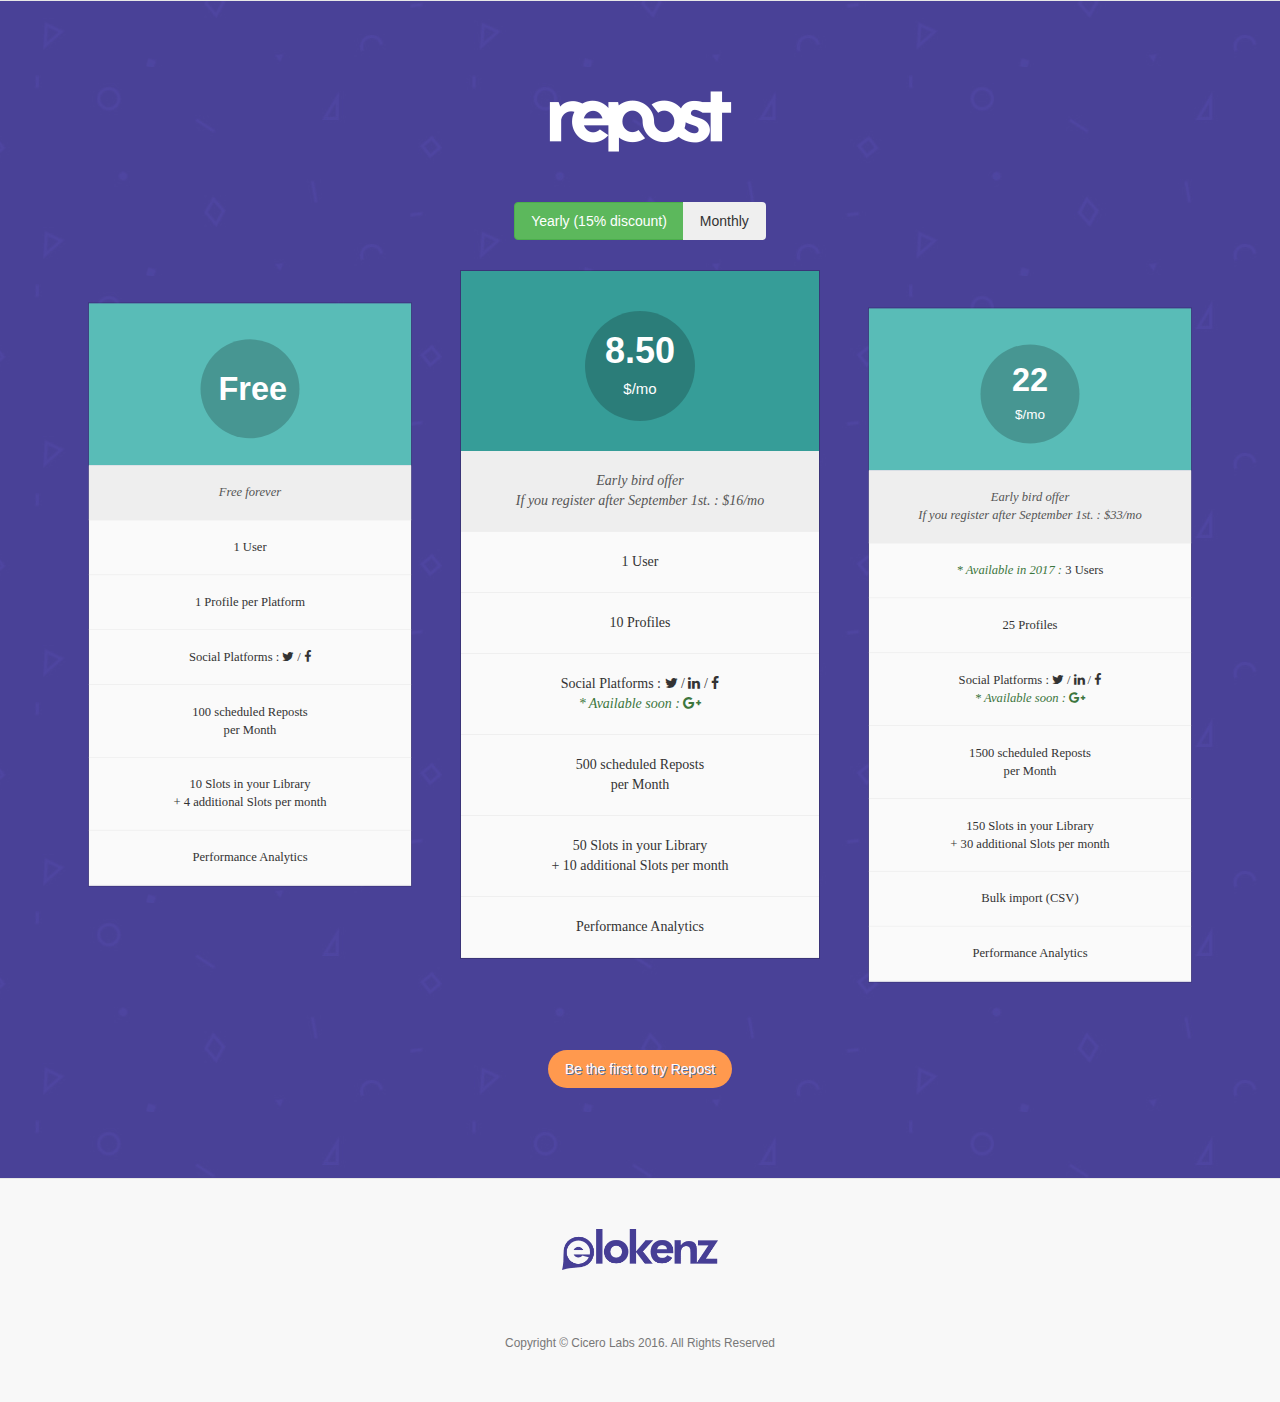
<file: pricing_old.html>
<!doctype html>
<!--[if lt IE 7]>      <html class="no-js lt-ie9 lt-ie8 lt-ie7" lang=""> <![endif]-->
<!--[if IE 7]>         <html class="no-js lt-ie9 lt-ie8" lang=""> <![endif]-->
<!--[if IE 8]>         <html class="no-js lt-ie9" lang=""> <![endif]-->
<!--[if gt IE 8]><!--> <html class="no-js" lang=""> <!--<![endif]-->
    <head>
        <meta charset="utf-8">
        <meta http-equiv="X-UA-Compatible" content="IE=edge,chrome=1">
        <title>Repost by Elokenz - Plans and Pricing</title>
        <meta name="description" content="">
        <meta name="viewport" content="width=device-width, initial-scale=1">
        <link rel="apple-touch-icon" href="apple-touch-icon.png">


        <!-- Bootstrap Core CSS -->
    <link rel="stylesheet" href="/static/css/bootstrap.334.min.css">

    <!-- Custom Fonts -->
    <link href="/static/fonts/font-icomoon/style.css" rel="stylesheet" type="text/css">
    <link rel="stylesheet" href="https://maxcdn.bootstrapcdn.com/font-awesome/4.5.0/css/font-awesome.min.css">
    <link href="http://fonts.googleapis.com/css?family=Lato:300,400,700,300italic,400italic,700italic" rel="stylesheet" type="text/css">

    <!-- Custom CSS -->
    <link href="/static/css/landing-page.css" rel="stylesheet">

    <!-- HTML5 Shim and Respond.js IE8 support of HTML5 elements and media queries -->
    <!-- WARNING: Respond.js doesn't work if you view the page via file:// -->
    <!--[if lt IE 9]>
        <script src="https://oss.maxcdn.com/libs/html5shiv/3.7.0/html5shiv.js"></script>
        <script src="https://oss.maxcdn.com/libs/respond.js/1.4.2/respond.min.js"></script>
    <![endif]-->


    <link rel="icon" type="image/png" href="/static/img/logo_elokenz_sq_32.png">
    <link rel="apple-touch-icon" href="/static/img/logo_elokenz_sq_32.png">
  </head>
  <body class="noborder">


    <div class="content-section-b pricing">

      <div class="container">

      <div class="row ">
        <div class="row text-center"><a href="/"><img src="/static/images/logo-repost.png"  style="padding-top: 0px; padding-bottom: 50px;"></a></div>


          <div class="col-xs-12 text-center">
            <div class="btn-group" role="group" id="toggle_event_editing">
              <button type="button" class="btn  btn-success locked_active">Yearly (15% discount)</button>
              <button type="button" class="btn btn-secondary unlocked_inactive">Monthly</button>
            </div>
          </div>
          <div class="col-xs-12 col-sm-4 col-md-4 col-lg-4">
              <div class="db-wrapper">
                  <div class="db-pricing-two" onclick="mainFN('free')">
                      <div class="pricing-header db-bk-color-four">
                          <h1 class="price free">Free
                          </h1>
                      </div>
                      <ul>
                          <li class="type">Free forever</li>
                          <li>1 User</li>
                          <li>1 Profile per Platform </li>
                          <li>Social Platforms : <i class="fa fa-twitter"></i> / <i class="fa fa-facebook"></i> </li>
                          <li>100 scheduled Reposts <br /> per Month</li>
                          <li>10 Slots in your Library<br />+ 4 additional Slots per month</li>
                          <li>Performance Analytics </li>

                      </ul>

                  </div>
              </div>
          </div>
          <div class="col-xs-12 col-sm-4 col-md-4 col-lg-4">
              <div class="db-wrapper">
                  <div class="db-pricing-two db-pricing-popular" onclick="mainFN('free')">
                      <div class="pricing-header db-bk-color-three">
                          <h1 class="price"><span id="basic_price">8.50</span> <small>$/mo</small>
                          </h1>
                      </div>
                      <ul>
                          <li class="type">Early bird offer<br />If you register after September 1st. : $<span id="basic_price_future">16</span>/mo</li>
                          <li>1 User</li>
                          <li>10 Profiles</li>
                          <li>Social Platforms : <i class="fa fa-twitter"></i> / <i class="fa fa-linkedin"></i> / <i class="fa fa-facebook"></i> <br /><i class="text-success">* Available soon : <i class="fa fa-google-plus"></i> </i> </li>
                          <li>500 scheduled Reposts <br /> per Month</li>
                          <li>50 Slots in your Library<br />+ 10 additional Slots per month</li>
                          <li>Performance Analytics </li>



                      </ul>
                  </div>
              </div>
          </div>
          <div class="col-xs-12 col-sm-4 col-md-4 col-lg-4">
              <div class="db-wrapper">
                  <div class="db-pricing-two"  onclick="mainFN('free')">
                      <div class="pricing-header db-bk-color-four">
                        <h1 class="price"><span id="startup_price">22</span> <small>$/mo</small>
                        </h1>
                      </div>
                      <ul>
                          <li class="type">Early bird offer<br />If you register after September 1st. : $<span id="startup_price_future">33</span>/mo</li>
                          <li><i class="text-success">* Available in 2017 :</i> 3 Users</li>
                          <li>25 Profiles</li>
                          <li>Social Platforms : <i class="fa fa-twitter"></i>  / <i class="fa fa-linkedin"></i> / <i class="fa fa-facebook"></i> <br /><i class="text-success">* Available soon :  <i class="fa fa-google-plus"></i></i></li>
                          <li>1500 scheduled Reposts <br /> per Month</li>
                          <li>150 Slots in your Library<br />+ 30 additional Slots per month</li>

                          <li>Bulk import (CSV) </li>
                          <li>Performance Analytics </li>

                      </ul>

                  </div>
              </div>
          </div>

          <div class="col-xs-12 text-center">
            <a class="btn btn-default" role="button" onclick="mainFN('free')">Be the first to try Repost</a>
          </div>


      </div>

  </div>
  <!-- CONATINER END -->

    </div>
    <!-- /.content-section-b -->






    <!-- Footer -->
    <footer>
        <div class="container">
            <div class="row">
                <div class="col-lg-12">
          <p><img style="max-height:41px;" src="/static/img/logo_elokenz.png"></p><br/><br/>

                    <p class="copyright text-muted small">Copyright &copy; Cicero Labs 2016. All Rights Reserved</p>
                </div>
            </div>
        </div>
    </footer>


    <!-- jQuery -->
    <!-- <script src="/static/js/jquery.211.js"></script> -->
    <script
            src="https://code.jquery.com/jquery-2.2.1.min.js"
            integrity="sha256-gvQgAFzTH6trSrAWoH1iPo9Xc96QxSZ3feW6kem+O00="
            crossorigin="anonymous"></script>
    <script src="static/js/landing_repost.js" type="text/javascript"></script>

    <!-- Bootstrap Core JavaScript -->
    <!-- <script src="/static/js/bootstrap.311.min.js"></script> -->
    <script src="https://maxcdn.bootstrapcdn.com/bootstrap/3.3.4/js/bootstrap.min.js"></script>

    <!-- Google Tag Manager -->
    <noscript><iframe src="//www.googletagmanager.com/ns.html?id=GTM-TBSJB9"
    height="0" width="0" style="display:none;visibility:hidden"></iframe></noscript>
    <script>(function(w,d,s,l,i){w[l]=w[l]||[];w[l].push({'gtm.start':
    new Date().getTime(),event:'gtm.js'});var f=d.getElementsByTagName(s)[0],
    j=d.createElement(s),dl=l!='dataLayer'?'&l='+l:'';j.async=true;j.src=
    '//www.googletagmanager.com/gtm.js?id='+i+dl;f.parentNode.insertBefore(j,f);
    })(window,document,'script','dataLayer','GTM-TBSJB9');</script>
    <!-- End Google Tag Manager -->


</body>
</html>
</file>
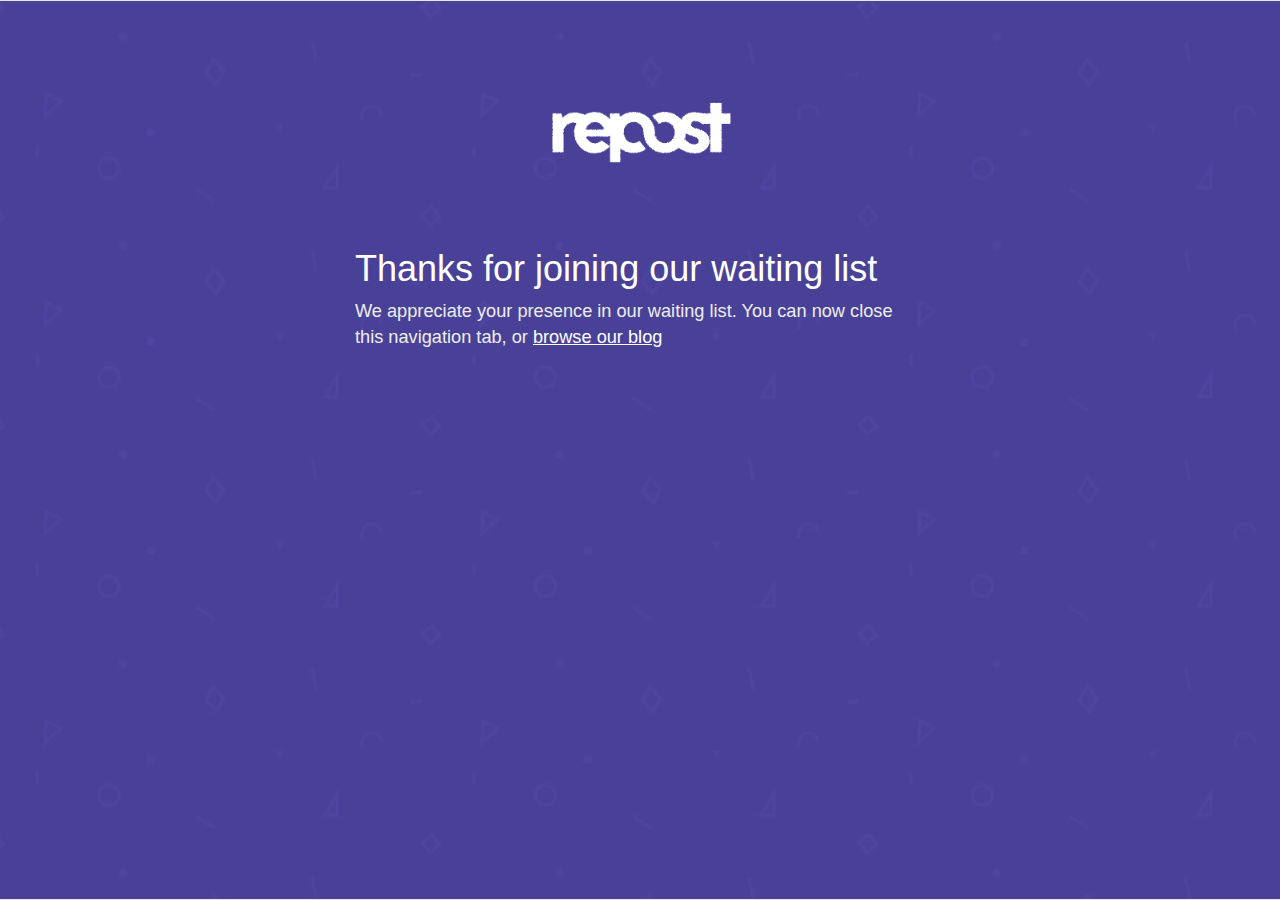
<file: thankyou.html>
<!doctype html>
<!--[if lt IE 7]>      <html class="no-js lt-ie9 lt-ie8 lt-ie7" lang=""> <![endif]-->
<!--[if IE 7]>         <html class="no-js lt-ie9 lt-ie8" lang=""> <![endif]-->
<!--[if IE 8]>         <html class="no-js lt-ie9" lang=""> <![endif]-->
<!--[if gt IE 8]><!--> <html class="no-js" lang=""> <!--<![endif]-->
    <head>
        <meta charset="utf-8">
        <meta http-equiv="X-UA-Compatible" content="IE=edge,chrome=1">
        <title>Repost by Elokenz - Thank You</title>
        <meta name="description" content="">
        <meta name="viewport" content="width=device-width, initial-scale=1">
        <link rel="apple-touch-icon" href="apple-touch-icon.png">


        <!-- Bootstrap Core CSS -->
    <link rel="stylesheet" href="/static/css/bootstrap.334.min.css">

    <!-- Custom Fonts -->
    <link href="/static/fonts/font-icomoon/style.css" rel="stylesheet" type="text/css">
    <link rel="stylesheet" href="https://maxcdn.bootstrapcdn.com/font-awesome/4.5.0/css/font-awesome.min.css">
    <link href="http://fonts.googleapis.com/css?family=Lato:300,400,700,300italic,400italic,700italic" rel="stylesheet" type="text/css">

    <!-- Custom CSS -->
    <link href="/static/css/landing-page.css" rel="stylesheet">

    <!-- HTML5 Shim and Respond.js IE8 support of HTML5 elements and media queries -->
    <!-- WARNING: Respond.js doesn't work if you view the page via file:// -->
    <!--[if lt IE 9]>
        <script src="https://oss.maxcdn.com/libs/html5shiv/3.7.0/html5shiv.js"></script>
        <script src="https://oss.maxcdn.com/libs/respond.js/1.4.2/respond.min.js"></script>
    <![endif]-->


    <link rel="icon" type="image/png" href="/static/img/logo_elokenz_sq_32.png">
    <link rel="apple-touch-icon" href="/static/img/logo_elokenz_sq_32.png">
    <script src="static/js/landing_repost.js" type="text/javascript"></script>

    <script type="text/javascript">
      /** This section is only needed once per page if manually copying **/
      if (typeof MauticSDKLoaded == 'undefined') {
          var MauticSDKLoaded = true;
          var head            = document.getElementsByTagName('head')[0];
          var script          = document.createElement('script');
          script.type         = 'text/javascript';
          script.src          = 'http://vvv.elokenz.com/media/js/mautic-form.js';
          script.onload       = function() {
              MauticSDK.onLoad();
          };
          head.appendChild(script);
          var MauticDomain = 'http://vvv.elokenz.com';
          var MauticLang   = {
              'submittingMessage': "Please wait..."
          }
      }
  </script>




    </head>
    <body class="noborder">


    <div class="content-section-b thankyou">

      <div class="container">

      <div class="row ">
        <div class="row text-center"><img src="static/img/logo-repost_500_white.png" width="200" style="padding-top: 0px; padding-bottom: 50px;"></div>
        <div class="row">
          <div class="col-xs-10 col-xs-offset-1 col-sm-8 col-sm-offset-2 col-lg-6 col-lg-offset-3 "><h1>Thanks for joining our waiting list</h1></div>
          <div class="col-xs-10 col-xs-offset-1 col-sm-8 col-sm-offset-2 col-lg-6 col-lg-offset-3"><p>We appreciate your presence in our waiting list. You can now close this navigation tab, or <a href="http://blog.elokenz.com">browse our blog</a> </p></div>

        </div>

      </div>

  </div>
  <!-- CONATINER END -->

    </div>
    <!-- /.content-section-b -->









    <!-- jQuery -->
    <script src="/static/js/jquery.211.js"></script>
    <!-- Bootstrap Core JavaScript -->
    <script src="/static/js/bootstrap.311.min.js"></script>

    <!-- Google Tag Manager -->
    <noscript><iframe src="//www.googletagmanager.com/ns.html?id=GTM-TBSJB9"
    height="0" width="0" style="display:none;visibility:hidden"></iframe></noscript>
    <script>(function(w,d,s,l,i){w[l]=w[l]||[];w[l].push({'gtm.start':
    new Date().getTime(),event:'gtm.js'});var f=d.getElementsByTagName(s)[0],
    j=d.createElement(s),dl=l!='dataLayer'?'&l='+l:'';j.async=true;j.src=
    '//www.googletagmanager.com/gtm.js?id='+i+dl;f.parentNode.insertBefore(j,f);
    })(window,document,'script','dataLayer','GTM-TBSJB9');</script>
    <!-- End Google Tag Manager -->

<script>
  (function(i,s,o,g,r,a,m){i['GoogleAnalyticsObject']=r;i[r]=i[r]||function(){
  (i[r].q=i[r].q||[]).push(arguments)},i[r].l=1*new Date();a=s.createElement(o),
  m=s.getElementsByTagName(o)[0];a.async=1;a.src=g;m.parentNode.insertBefore(a,m)
  })(window,document,'script','//www.google-analytics.com/analytics.js','ga');

  ga('create', 'UA-55069259-2', 'auto');
  ga('send', 'pageview');


  /* Events */
  // First button (Get Early Access)
  // Form submission
  $('#sign_up_bottom').on('click', function() {ga('send', 'event', 'button', 'click', 'signup_bottom');});
</script>

<!-- Hotjar Tracking Code for http://reposts.elokenz.com -->
<script>
    (function(h,o,t,j,a,r){
        h.hj=h.hj||function(){(h.hj.q=h.hj.q||[]).push(arguments)};
        h._hjSettings={hjid:159018,hjsv:5};
        a=o.getElementsByTagName('head')[0];
        r=o.createElement('script');r.async=1;
        r.src=t+h._hjSettings.hjid+j+h._hjSettings.hjsv;
        a.appendChild(r);
    })(window,document,'//static.hotjar.com/c/hotjar-','.js?sv=');
</script>


</body>
</html>
</file>
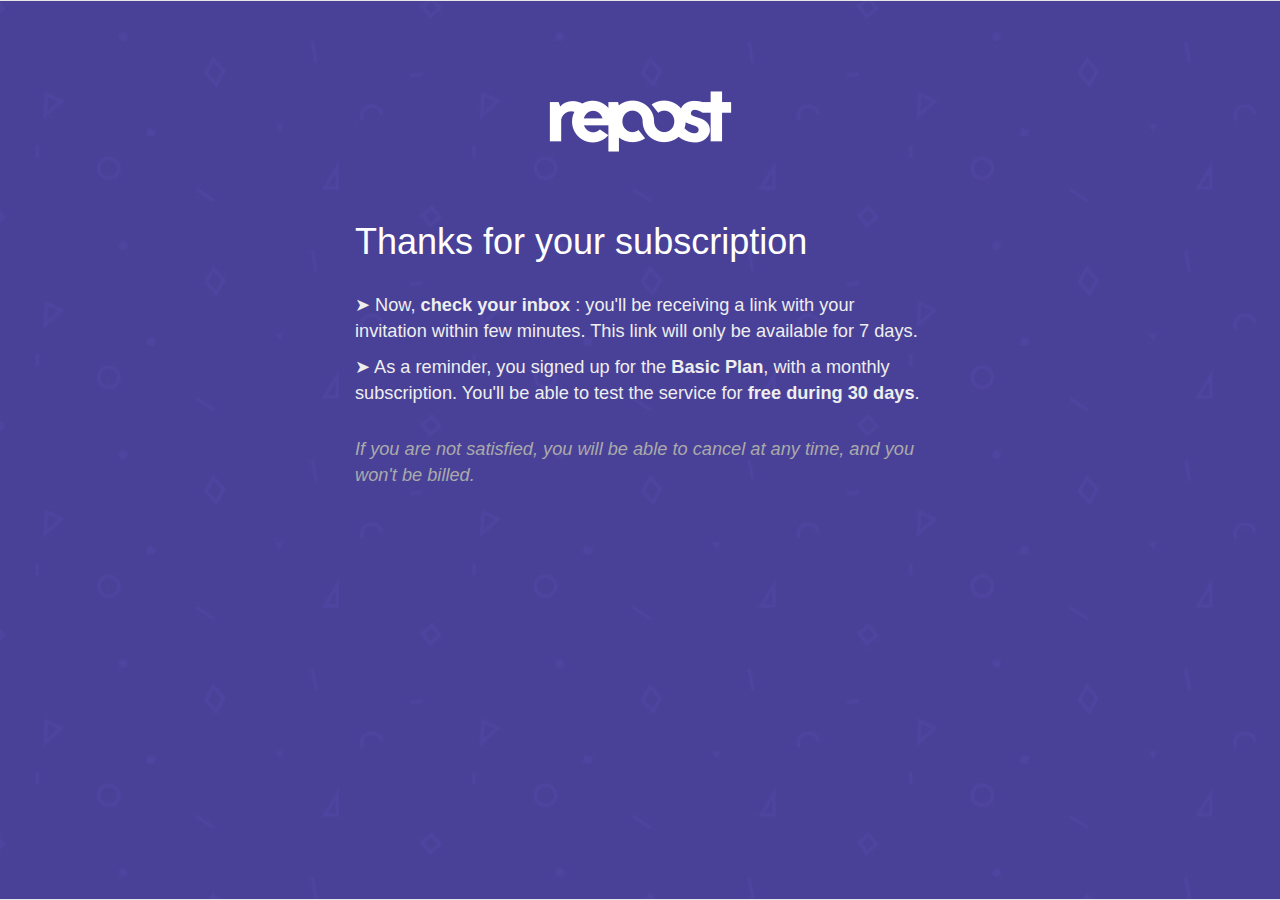
<file: thankyou_sub_basic_monthly.html>
<!doctype html>
<!--[if lt IE 7]>      <html class="no-js lt-ie9 lt-ie8 lt-ie7" lang=""> <![endif]-->
<!--[if IE 7]>         <html class="no-js lt-ie9 lt-ie8" lang=""> <![endif]-->
<!--[if IE 8]>         <html class="no-js lt-ie9" lang=""> <![endif]-->
<!--[if gt IE 8]><!--> <html class="no-js" lang=""> <!--<![endif]-->
    <head>
        <meta charset="utf-8">
        <meta http-equiv="X-UA-Compatible" content="IE=edge,chrome=1">
        <title>Repost by Elokenz - Thank You</title>
        <meta name="description" content="">
        <meta name="viewport" content="width=device-width, initial-scale=1">
        <link rel="apple-touch-icon" href="apple-touch-icon.png">


        <!-- Bootstrap Core CSS -->
        <link rel="stylesheet" href="https://maxcdn.bootstrapcdn.com/bootstrap/3.3.4/css/bootstrap.min.css">

    <!-- Custom Fonts -->
    <link href="/static/fonts/font-icomoon/style.css" rel="stylesheet" type="text/css">
    <link rel="stylesheet" href="https://maxcdn.bootstrapcdn.com/font-awesome/4.5.0/css/font-awesome.min.css">
    <link href="http://fonts.googleapis.com/css?family=Lato:300,400,700,300italic,400italic,700italic" rel="stylesheet" type="text/css">

    <!-- Custom CSS -->
    <link href="/static/css/landing-page.css" rel="stylesheet">

    <!-- HTML5 Shim and Respond.js IE8 support of HTML5 elements and media queries -->
    <!-- WARNING: Respond.js doesn't work if you view the page via file:// -->
    <!--[if lt IE 9]>
        <script src="https://oss.maxcdn.com/libs/html5shiv/3.7.0/html5shiv.js"></script>
        <script src="https://oss.maxcdn.com/libs/respond.js/1.4.2/respond.min.js"></script>
    <![endif]-->


    <link rel="icon" type="image/png" href="/static/img/logo_elokenz_sq_32.png">
    <link rel="apple-touch-icon" href="/static/img/logo_elokenz_sq_32.png">
    <script src="static/js/landing_repost.js" type="text/javascript"></script>

    <script type="text/javascript">
      /** This section is only needed once per page if manually copying **/
      if (typeof MauticSDKLoaded == 'undefined') {
          var MauticSDKLoaded = true;
          var head            = document.getElementsByTagName('head')[0];
          var script          = document.createElement('script');
          script.type         = 'text/javascript';
          script.src          = 'http://vvv.elokenz.com/media/js/mautic-form.js';
          script.onload       = function() {
              MauticSDK.onLoad();
          };
          head.appendChild(script);
          var MauticDomain = 'http://vvv.elokenz.com';
          var MauticLang   = {
              'submittingMessage': "Please wait..."
          }
      }
  </script>




    </head>
    <body class="noborder">


    <div class="content-section-b thankyou">

      <div class="container">

      <div class="row ">
        <div class="row text-center"><img src="/static/images/logo-repost.png" style="padding-top: 0px; padding-bottom: 50px;"></div>
        <div class="row">
          <div class="col-xs-10 col-xs-offset-1 col-sm-8 col-sm-offset-2 col-lg-6 col-lg-offset-3 " style="margin-bottom: 20px"><h1>Thanks for your subscription</h1></div>
          <div class="col-xs-10 col-xs-offset-1 col-sm-8 col-sm-offset-2 col-lg-6 col-lg-offset-3">
            <p>➤ Now, <strong>check your inbox</strong> : you'll be receiving a link with your invitation within few minutes. This link will only be available for 7 days.</p>
            <p>➤ As a reminder, you signed up for the <b>Basic Plan</b>, with a monthly subscription. You'll be able to test the service for <b>free during 30 days</b>. </p>
            <p class="text-muted" style="margin-top: 30px; color: #aaa"> <i>If you are not satisfied, you will be able to cancel at any time, and you won't be billed. </i></p>
            <!-- <p><strong>Please note that some feature are not yet implemented but we are heavily working on it. If you need something that is not implemented, let us know and we will work on it as a top priority</strong></p> -->
          </div>

        </div>

      </div>

  </div>
  <!-- CONATINER END -->

    </div>
    <!-- /.content-section-b -->









    <!-- jQuery -->
    <!-- <script src="/static/js/jquery.211.js"></script> -->
    <script
            src="https://code.jquery.com/jquery-2.2.1.min.js"
            integrity="sha256-gvQgAFzTH6trSrAWoH1iPo9Xc96QxSZ3feW6kem+O00="
            crossorigin="anonymous"></script>

    <!-- Bootstrap Core JavaScript -->
    <!-- <script src="/static/js/bootstrap.311.min.js"></script> -->
    <script src="https://maxcdn.bootstrapcdn.com/bootstrap/3.3.4/js/bootstrap.min.js"></script>

    <!-- Google Tag Manager -->
    <noscript><iframe src="//www.googletagmanager.com/ns.html?id=GTM-TBSJB9"
    height="0" width="0" style="display:none;visibility:hidden"></iframe></noscript>
    <script>(function(w,d,s,l,i){w[l]=w[l]||[];w[l].push({'gtm.start':
    new Date().getTime(),event:'gtm.js'});var f=d.getElementsByTagName(s)[0],
    j=d.createElement(s),dl=l!='dataLayer'?'&l='+l:'';j.async=true;j.src=
    '//www.googletagmanager.com/gtm.js?id='+i+dl;f.parentNode.insertBefore(j,f);
    })(window,document,'script','dataLayer','GTM-TBSJB9');</script>
    <!-- End Google Tag Manager -->


</body>
</html>
</file>
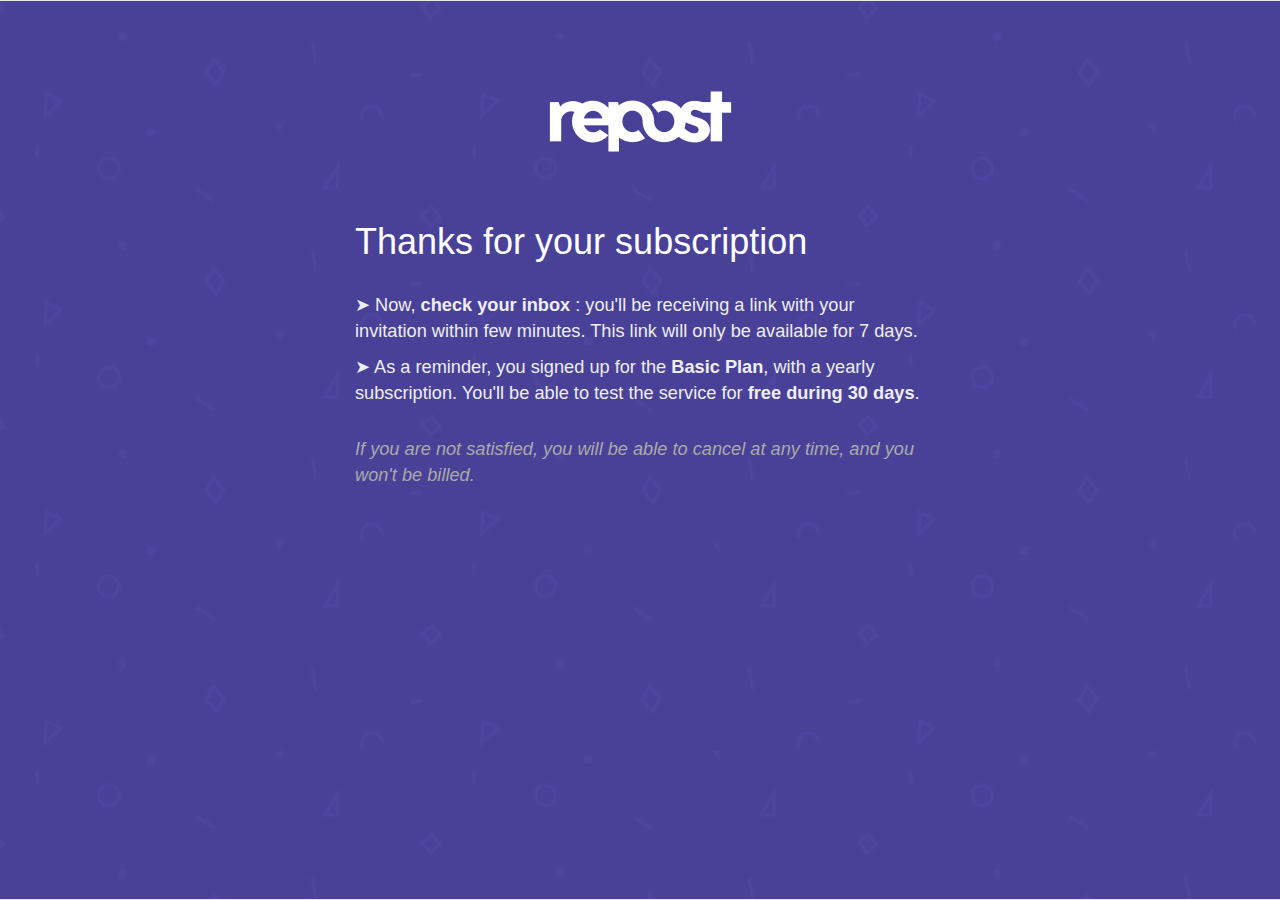
<file: thankyou_sub_basic_yearly.html>
<!doctype html>
<!--[if lt IE 7]>      <html class="no-js lt-ie9 lt-ie8 lt-ie7" lang=""> <![endif]-->
<!--[if IE 7]>         <html class="no-js lt-ie9 lt-ie8" lang=""> <![endif]-->
<!--[if IE 8]>         <html class="no-js lt-ie9" lang=""> <![endif]-->
<!--[if gt IE 8]><!--> <html class="no-js" lang=""> <!--<![endif]-->
    <head>
        <meta charset="utf-8">
        <meta http-equiv="X-UA-Compatible" content="IE=edge,chrome=1">
        <title>Repost by Elokenz - Thank You</title>
        <meta name="description" content="">
        <meta name="viewport" content="width=device-width, initial-scale=1">
        <link rel="apple-touch-icon" href="apple-touch-icon.png">


        <!-- Bootstrap Core CSS -->
        <link rel="stylesheet" href="https://maxcdn.bootstrapcdn.com/bootstrap/3.3.4/css/bootstrap.min.css">

    <!-- Custom Fonts -->
    <link href="/static/fonts/font-icomoon/style.css" rel="stylesheet" type="text/css">
    <link rel="stylesheet" href="https://maxcdn.bootstrapcdn.com/font-awesome/4.5.0/css/font-awesome.min.css">
    <link href="http://fonts.googleapis.com/css?family=Lato:300,400,700,300italic,400italic,700italic" rel="stylesheet" type="text/css">

    <!-- Custom CSS -->
    <link href="/static/css/landing-page.css" rel="stylesheet">

    <!-- HTML5 Shim and Respond.js IE8 support of HTML5 elements and media queries -->
    <!-- WARNING: Respond.js doesn't work if you view the page via file:// -->
    <!--[if lt IE 9]>
        <script src="https://oss.maxcdn.com/libs/html5shiv/3.7.0/html5shiv.js"></script>
        <script src="https://oss.maxcdn.com/libs/respond.js/1.4.2/respond.min.js"></script>
    <![endif]-->


    <link rel="icon" type="image/png" href="/static/img/logo_elokenz_sq_32.png">
    <link rel="apple-touch-icon" href="/static/img/logo_elokenz_sq_32.png">
    <script src="static/js/landing_repost.js" type="text/javascript"></script>

    <script type="text/javascript">
      /** This section is only needed once per page if manually copying **/
      if (typeof MauticSDKLoaded == 'undefined') {
          var MauticSDKLoaded = true;
          var head            = document.getElementsByTagName('head')[0];
          var script          = document.createElement('script');
          script.type         = 'text/javascript';
          script.src          = 'http://vvv.elokenz.com/media/js/mautic-form.js';
          script.onload       = function() {
              MauticSDK.onLoad();
          };
          head.appendChild(script);
          var MauticDomain = 'http://vvv.elokenz.com';
          var MauticLang   = {
              'submittingMessage': "Please wait..."
          }
      }
  </script>




    </head>
    <body class="noborder">


    <div class="content-section-b thankyou">

      <div class="container">

      <div class="row ">
        <div class="row text-center"><img src="/static/images/logo-repost.png" style="padding-top: 0px; padding-bottom: 50px;"></div>
        <div class="row">
          <div class="col-xs-10 col-xs-offset-1 col-sm-8 col-sm-offset-2 col-lg-6 col-lg-offset-3 " style="margin-bottom: 20px"><h1>Thanks for your subscription</h1></div>
          <div class="col-xs-10 col-xs-offset-1 col-sm-8 col-sm-offset-2 col-lg-6 col-lg-offset-3">
            <p>➤ Now, <strong>check your inbox</strong> : you'll be receiving a link with your invitation within few minutes. This link will only be available for 7 days.</p>
            <p>➤ As a reminder, you signed up for the <b>Basic Plan</b>, with a yearly subscription. You'll be able to test the service for <b>free during 30 days</b>. </p>
            <p class="text-muted" style="margin-top: 30px; color: #aaa"> <i>If you are not satisfied, you will be able to cancel at any time, and you won't be billed. </i></p>
            <!-- <p><strong>Please note that some feature are not yet implemented but we are heavily working on it. If you need something that is not implemented, let us know and we will work on it as a top priority</strong></p> -->
          </div>

        </div>

      </div>

  </div>
  <!-- CONATINER END -->

    </div>
    <!-- /.content-section-b -->









    <!-- jQuery -->
    <!-- <script src="/static/js/jquery.211.js"></script> -->
    <script
            src="https://code.jquery.com/jquery-2.2.1.min.js"
            integrity="sha256-gvQgAFzTH6trSrAWoH1iPo9Xc96QxSZ3feW6kem+O00="
            crossorigin="anonymous"></script>

    <!-- Bootstrap Core JavaScript -->
    <!-- <script src="/static/js/bootstrap.311.min.js"></script> -->
    <script src="https://maxcdn.bootstrapcdn.com/bootstrap/3.3.4/js/bootstrap.min.js"></script>

    <!-- Google Tag Manager -->
    <noscript><iframe src="//www.googletagmanager.com/ns.html?id=GTM-TBSJB9"
    height="0" width="0" style="display:none;visibility:hidden"></iframe></noscript>
    <script>(function(w,d,s,l,i){w[l]=w[l]||[];w[l].push({'gtm.start':
    new Date().getTime(),event:'gtm.js'});var f=d.getElementsByTagName(s)[0],
    j=d.createElement(s),dl=l!='dataLayer'?'&l='+l:'';j.async=true;j.src=
    '//www.googletagmanager.com/gtm.js?id='+i+dl;f.parentNode.insertBefore(j,f);
    })(window,document,'script','dataLayer','GTM-TBSJB9');</script>
    <!-- End Google Tag Manager -->


</body>
</html>
</file>
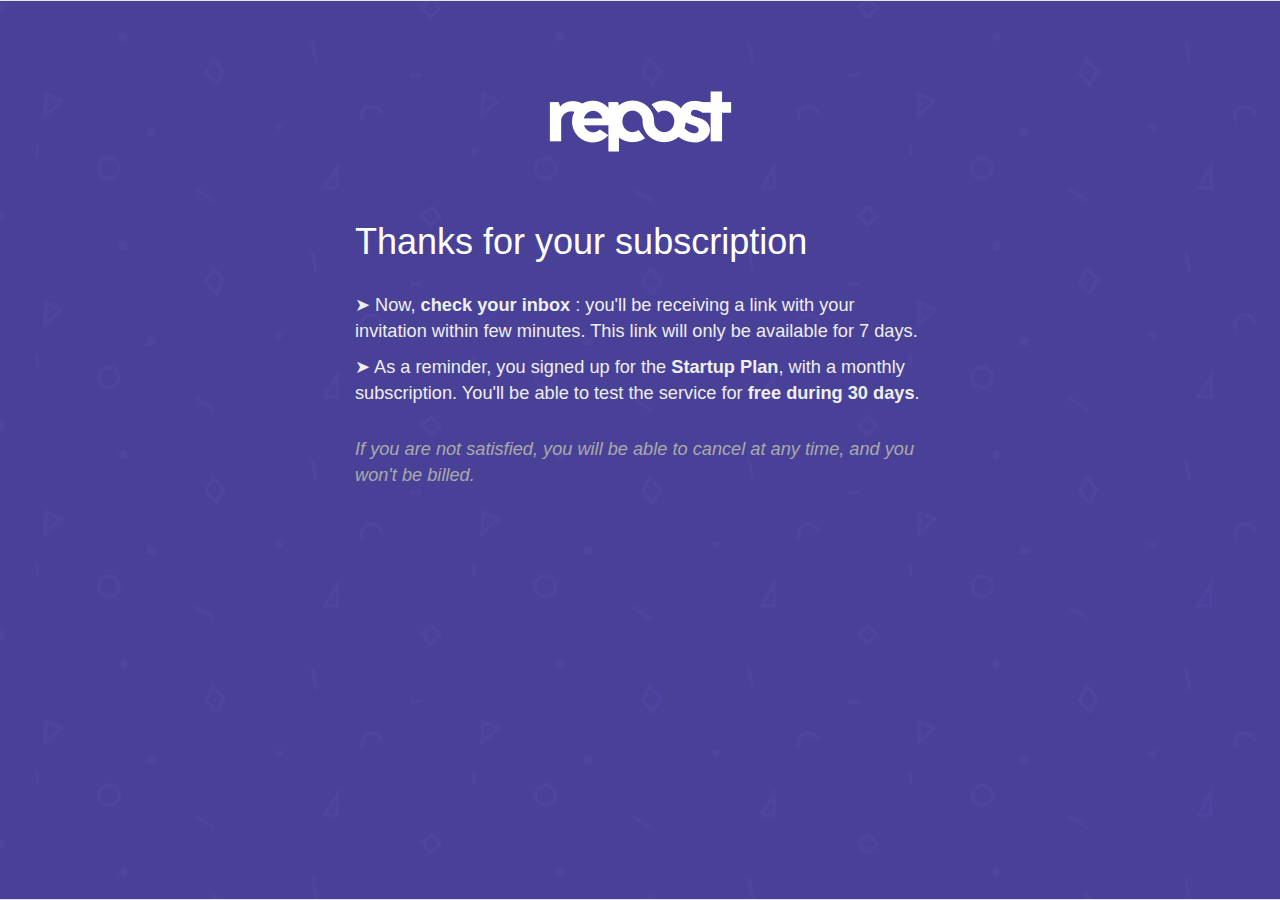
<file: thankyou_sub_startup_monthly.html>
<!doctype html>
<!--[if lt IE 7]>      <html class="no-js lt-ie9 lt-ie8 lt-ie7" lang=""> <![endif]-->
<!--[if IE 7]>         <html class="no-js lt-ie9 lt-ie8" lang=""> <![endif]-->
<!--[if IE 8]>         <html class="no-js lt-ie9" lang=""> <![endif]-->
<!--[if gt IE 8]><!--> <html class="no-js" lang=""> <!--<![endif]-->
    <head>
        <meta charset="utf-8">
        <meta http-equiv="X-UA-Compatible" content="IE=edge,chrome=1">
        <title>Repost by Elokenz - Thank You</title>
        <meta name="description" content="">
        <meta name="viewport" content="width=device-width, initial-scale=1">
        <link rel="apple-touch-icon" href="apple-touch-icon.png">


        <!-- Bootstrap Core CSS -->
        <link rel="stylesheet" href="https://maxcdn.bootstrapcdn.com/bootstrap/3.3.4/css/bootstrap.min.css">

    <!-- Custom Fonts -->
    <link href="/static/fonts/font-icomoon/style.css" rel="stylesheet" type="text/css">
    <link rel="stylesheet" href="https://maxcdn.bootstrapcdn.com/font-awesome/4.5.0/css/font-awesome.min.css">
    <link href="http://fonts.googleapis.com/css?family=Lato:300,400,700,300italic,400italic,700italic" rel="stylesheet" type="text/css">

    <!-- Custom CSS -->
    <link href="/static/css/landing-page.css" rel="stylesheet">

    <!-- HTML5 Shim and Respond.js IE8 support of HTML5 elements and media queries -->
    <!-- WARNING: Respond.js doesn't work if you view the page via file:// -->
    <!--[if lt IE 9]>
        <script src="https://oss.maxcdn.com/libs/html5shiv/3.7.0/html5shiv.js"></script>
        <script src="https://oss.maxcdn.com/libs/respond.js/1.4.2/respond.min.js"></script>
    <![endif]-->


    <link rel="icon" type="image/png" href="/static/img/logo_elokenz_sq_32.png">
    <link rel="apple-touch-icon" href="/static/img/logo_elokenz_sq_32.png">
    <script src="static/js/landing_repost.js" type="text/javascript"></script>

    <script type="text/javascript">
      /** This section is only needed once per page if manually copying **/
      if (typeof MauticSDKLoaded == 'undefined') {
          var MauticSDKLoaded = true;
          var head            = document.getElementsByTagName('head')[0];
          var script          = document.createElement('script');
          script.type         = 'text/javascript';
          script.src          = 'http://vvv.elokenz.com/media/js/mautic-form.js';
          script.onload       = function() {
              MauticSDK.onLoad();
          };
          head.appendChild(script);
          var MauticDomain = 'http://vvv.elokenz.com';
          var MauticLang   = {
              'submittingMessage': "Please wait..."
          }
      }
  </script>




    </head>
    <body class="noborder">


    <div class="content-section-b thankyou">

      <div class="container">

      <div class="row ">
        <div class="row text-center"><img src="/static/images/logo-repost.png" style="padding-top: 0px; padding-bottom: 50px;"></div>
        <div class="row">
          <div class="col-xs-10 col-xs-offset-1 col-sm-8 col-sm-offset-2 col-lg-6 col-lg-offset-3 " style="margin-bottom: 20px"><h1>Thanks for your subscription</h1></div>
          <div class="col-xs-10 col-xs-offset-1 col-sm-8 col-sm-offset-2 col-lg-6 col-lg-offset-3">
            <p>➤ Now, <strong>check your inbox</strong> : you'll be receiving a link with your invitation within few minutes. This link will only be available for 7 days.</p>
            <p>➤ As a reminder, you signed up for the <b>Startup Plan</b>, with a monthly subscription. You'll be able to test the service for <b>free during 30 days</b>. </p>
            <p class="text-muted" style="margin-top: 30px; color: #aaa"> <i>If you are not satisfied, you will be able to cancel at any time, and you won't be billed. </i></p>
            <!-- <p><strong>Please note that some feature are not yet implemented but we are heavily working on it. If you need something that is not implemented, let us know and we will work on it as a top priority</strong></p> -->
          </div>

        </div>

      </div>

  </div>
  <!-- CONATINER END -->

    </div>
    <!-- /.content-section-b -->









    <!-- jQuery -->
    <!-- <script src="/static/js/jquery.211.js"></script> -->
    <script
            src="https://code.jquery.com/jquery-2.2.1.min.js"
            integrity="sha256-gvQgAFzTH6trSrAWoH1iPo9Xc96QxSZ3feW6kem+O00="
            crossorigin="anonymous"></script>

    <!-- Bootstrap Core JavaScript -->
    <!-- <script src="/static/js/bootstrap.311.min.js"></script> -->
    <script src="https://maxcdn.bootstrapcdn.com/bootstrap/3.3.4/js/bootstrap.min.js"></script>

    <!-- Google Tag Manager -->
    <noscript><iframe src="//www.googletagmanager.com/ns.html?id=GTM-TBSJB9"
    height="0" width="0" style="display:none;visibility:hidden"></iframe></noscript>
    <script>(function(w,d,s,l,i){w[l]=w[l]||[];w[l].push({'gtm.start':
    new Date().getTime(),event:'gtm.js'});var f=d.getElementsByTagName(s)[0],
    j=d.createElement(s),dl=l!='dataLayer'?'&l='+l:'';j.async=true;j.src=
    '//www.googletagmanager.com/gtm.js?id='+i+dl;f.parentNode.insertBefore(j,f);
    })(window,document,'script','dataLayer','GTM-TBSJB9');</script>
    <!-- End Google Tag Manager -->


</body>
</html>
</file>
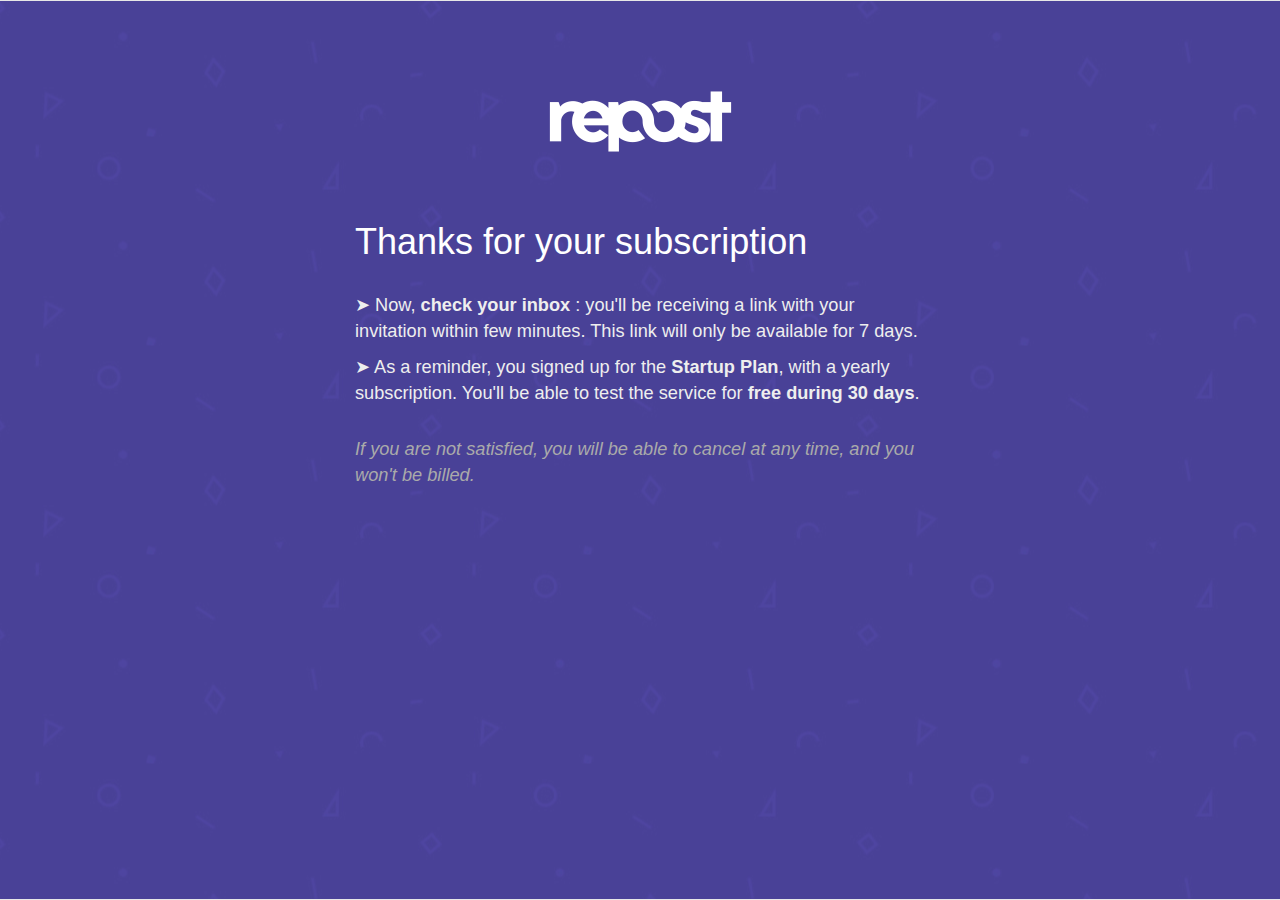
<file: thankyou_sub_startup_yearly.html>
<!doctype html>
<!--[if lt IE 7]>      <html class="no-js lt-ie9 lt-ie8 lt-ie7" lang=""> <![endif]-->
<!--[if IE 7]>         <html class="no-js lt-ie9 lt-ie8" lang=""> <![endif]-->
<!--[if IE 8]>         <html class="no-js lt-ie9" lang=""> <![endif]-->
<!--[if gt IE 8]><!--> <html class="no-js" lang=""> <!--<![endif]-->
    <head>
        <meta charset="utf-8">
        <meta http-equiv="X-UA-Compatible" content="IE=edge,chrome=1">
        <title>Repost by Elokenz - Thank You</title>
        <meta name="description" content="">
        <meta name="viewport" content="width=device-width, initial-scale=1">
        <link rel="apple-touch-icon" href="apple-touch-icon.png">


        <!-- Bootstrap Core CSS -->
        <link rel="stylesheet" href="https://maxcdn.bootstrapcdn.com/bootstrap/3.3.4/css/bootstrap.min.css">

    <!-- Custom Fonts -->
    <link href="/static/fonts/font-icomoon/style.css" rel="stylesheet" type="text/css">
    <link rel="stylesheet" href="https://maxcdn.bootstrapcdn.com/font-awesome/4.5.0/css/font-awesome.min.css">
    <link href="http://fonts.googleapis.com/css?family=Lato:300,400,700,300italic,400italic,700italic" rel="stylesheet" type="text/css">

    <!-- Custom CSS -->
    <link href="/static/css/landing-page.css" rel="stylesheet">

    <!-- HTML5 Shim and Respond.js IE8 support of HTML5 elements and media queries -->
    <!-- WARNING: Respond.js doesn't work if you view the page via file:// -->
    <!--[if lt IE 9]>
        <script src="https://oss.maxcdn.com/libs/html5shiv/3.7.0/html5shiv.js"></script>
        <script src="https://oss.maxcdn.com/libs/respond.js/1.4.2/respond.min.js"></script>
    <![endif]-->


    <link rel="icon" type="image/png" href="/static/img/logo_elokenz_sq_32.png">
    <link rel="apple-touch-icon" href="/static/img/logo_elokenz_sq_32.png">
    <script src="static/js/landing_repost.js" type="text/javascript"></script>

    <script type="text/javascript">
      /** This section is only needed once per page if manually copying **/
      if (typeof MauticSDKLoaded == 'undefined') {
          var MauticSDKLoaded = true;
          var head            = document.getElementsByTagName('head')[0];
          var script          = document.createElement('script');
          script.type         = 'text/javascript';
          script.src          = 'http://vvv.elokenz.com/media/js/mautic-form.js';
          script.onload       = function() {
              MauticSDK.onLoad();
          };
          head.appendChild(script);
          var MauticDomain = 'http://vvv.elokenz.com';
          var MauticLang   = {
              'submittingMessage': "Please wait..."
          }
      }
  </script>




    </head>
    <body class="noborder">


    <div class="content-section-b thankyou">

      <div class="container">

      <div class="row ">
        <div class="row text-center"><img src="/static/images/logo-repost.png" style="padding-top: 0px; padding-bottom: 50px;"></div>
        <div class="row">
          <div class="col-xs-10 col-xs-offset-1 col-sm-8 col-sm-offset-2 col-lg-6 col-lg-offset-3 " style="margin-bottom: 20px"><h1>Thanks for your subscription</h1></div>
          <div class="col-xs-10 col-xs-offset-1 col-sm-8 col-sm-offset-2 col-lg-6 col-lg-offset-3">
            <p>➤ Now, <strong>check your inbox</strong> : you'll be receiving a link with your invitation within few minutes. This link will only be available for 7 days.</p>
            <p>➤ As a reminder, you signed up for the <b>Startup Plan</b>, with a yearly subscription. You'll be able to test the service for <b>free during 30 days</b>. </p>
            <p class="text-muted" style="margin-top: 30px; color: #aaa"> <i>If you are not satisfied, you will be able to cancel at any time, and you won't be billed. </i></p>
            <!-- <p><strong>Please note that some feature are not yet implemented but we are heavily working on it. If you need something that is not implemented, let us know and we will work on it as a top priority</strong></p> -->
          </div>

        </div>

      </div>

  </div>
  <!-- CONATINER END -->

    </div>
    <!-- /.content-section-b -->









    <!-- jQuery -->
    <!-- <script src="/static/js/jquery.211.js"></script> -->
    <script
            src="https://code.jquery.com/jquery-2.2.1.min.js"
            integrity="sha256-gvQgAFzTH6trSrAWoH1iPo9Xc96QxSZ3feW6kem+O00="
            crossorigin="anonymous"></script>

    <!-- Bootstrap Core JavaScript -->
    <!-- <script src="/static/js/bootstrap.311.min.js"></script> -->
    <script src="https://maxcdn.bootstrapcdn.com/bootstrap/3.3.4/js/bootstrap.min.js"></script>

    <!-- Google Tag Manager -->
    <noscript><iframe src="//www.googletagmanager.com/ns.html?id=GTM-TBSJB9"
    height="0" width="0" style="display:none;visibility:hidden"></iframe></noscript>
    <script>(function(w,d,s,l,i){w[l]=w[l]||[];w[l].push({'gtm.start':
    new Date().getTime(),event:'gtm.js'});var f=d.getElementsByTagName(s)[0],
    j=d.createElement(s),dl=l!='dataLayer'?'&l='+l:'';j.async=true;j.src=
    '//www.googletagmanager.com/gtm.js?id='+i+dl;f.parentNode.insertBefore(j,f);
    })(window,document,'script','dataLayer','GTM-TBSJB9');</script>
    <!-- End Google Tag Manager -->


</body>
</html>
</file>
<file: no-parallaxe/css/parallax.css>
@font-face {
  font-family: 'Bariol';

  src: url('../fonts/Bariol_Regular.otf');
 }

body {
  font-family: "Bariol";
  font-weight:normal;
  background: #FFF;
  color: #666;
  margin: 0;
}

.intro-header {
position:relative;
	background-size:100%;
	background:url("../images/banner.png") no-repeat;
}
	
.bloc-tour  {
position:relative;
display:block;
}

.bloc-tour .container {
text-align:center;
left:0;
right:0;
margin-left:auto;
margin-right:auto;
padding-bottom:150px;
}

.bg img {
  display: block;
  width: 100%;
}

.bloc-tour .tour {
  position: absolute;
  z-index:-99;
  width:100%;
  margin: 0 auto;
  padding: 5%;
}

.scene {
  padding: 0;
  margin: 0;
}

.fill {
  position: absolute;
  bottom: 5%;
  right: 5%;
  left: 5%;
  top: 5%;
}

.expand-width {
  width: 100%;
}

.aspect {
  opacity: 0.2;
}

.layer:nth-child(1) {
  opacity: 1;
}
.layer:nth-child(1) button {
  -webkit-transform: rotate(150deg);
}

.layer:nth-child(2) {
  opacity: 0.30;
}
.layer:nth-child(2) button {
  -webkit-transform: rotate(120deg);
}

.layer:nth-child(3) {
  opacity: 0.45;
}
.layer:nth-child(3) button {
  -webkit-transform: rotate(90deg);
}

.layer:nth-child(4) {
  opacity: 0.60;
}
.layer:nth-child(4) button {
  -webkit-transform: rotate(60deg);
}

.layer:nth-child(5) {
  opacity: 0.75;
}
.layer:nth-child(5) button {
  -webkit-transform: rotate(30deg);
}

.layer:nth-child(6) {
  opacity: 0.90;
}
.layer:nth-child(6) button {
}

.bloc-tour .container img {
	padding-bottom:40px;
	padding-top:150px;
	width:100%;
	margin:auto;
}

p {
font-size:20px;
line-height:40px;
}

h1 {
font-weight:normal;
font-size:50px;
line-height:70px;
}

h2 {
text-transform:uppercase;
font-weight:normal;
font-size:80px;
}

h3 {
text-transform:uppercase;
font-weight:normal;
font-size:50px;
line-height:70px;
}

h4 {
text-transform:uppercase;
font-size:35px;
line-height:65px;
}

h5 {
font-size:35px;
line-height:65px;
}

.dark-bg {
color:white;
}

.light-bg {
color:#333;
}


@media (max-width: 767px) {
.bloc-tour .tour {
  display:none;
}
	.social-icon-mail {
	height:450px !important;
	}
	.bloc-socials-icons .social-icon-mail img {
	display: block !important;
	margin:auto;
	}

	.bloc-socials-icons .social-icon-mail form {
	display: block !important;
	margin:auto;
	}

	.social-icon-mail button[type="submit"] {
	display: block !important;
	margin:auto;
	}
	.bloc-tour .container {
	width:80%;
	}
	.bloc-tour .container img {
	padding-bottom:10px;
	padding-top:100px;
	width:40%;
	margin:auto;
	}
	h1 {
	font-size:30px;
	line-height:40px;
	}
	h2 {
	font-size:50px;
	line-height:70px;
	}
	h3 {
	font-size:40px;
	line-height:60px;
	}
	h5 {
	font-size:25px;
	line-height:40px;
	}
	.intro-header .intro-banner {
	text-align:center!important;
	height:980px;
	padding:50px;
	color:white;
	background:url("../images/screenshot-repost.png") no-repeat center;
	background-size:100%;
	background-position:bottom;
	}
	.intro-message{
	width:100%;
	}
.bloc-join, .bloc-contact, .bloc-testimonials {
	padding-left:25px!important;
	padding-right:25px!important;
}
.bloc-footer {
	padding:20px!important;
	margin:auto!important;
	text-align:center!important;
}
.bloc-cta button {
	font-size:25px!important;
	height:60px!important;
	padding-left:50px!important;
	padding-right:50px!important;
}
}
@media (min-width: 768px) {
	.bloc-tour .container {
	text-align:center;
	width:60%;
	left:0;
	right:0;
	margin-left:auto;
	margin-right:auto;
	padding-bottom:150px;
	}
	.bloc-tour .container img {
		padding-bottom:20px;
		padding-top:100px;
		width:50%;
		margin:auto;
	}

.intro-header .intro-banner {
text-align:center!important;
height:1200px;
padding:50px;
color:white;
background:url("../images/screenshot-repost.png") no-repeat center;
background-size:80%;
background-position:bottom;
}

.intro-message{
margin:auto;
width:80%;
}
}
@media (min-width: 992px) {
	.bloc-tour .container {
	width:80%;
	}
}
@media (min-width: 1200px) {
	.bloc-tour .container {
	width:35%;
	}

.intro-header .intro-banner {
height:1200px;
padding-left:150px;
color:white;
background:url("../images/screenshot-repost2.png") no-repeat;
background-size:100%;
background-position:bottom;
}

.intro-message{
margin:0;
text-align:left;
width:45%;
}
}

.bloc-testimonials {
	text-align:center;
	margin:auto;
	padding-top:90px;
	padding-bottom:90px;
	background: #00cef3; /* For browsers that do not support gradients */
	background: -webkit-linear-gradient(138deg, #71f4d1, #00cef3); /* For Safari 5.1 to 6.0 */
	background: -o-linear-gradient(138deg, #71f4d1, #00cef3); /* For Opera 11.1 to 12.0 */
	background: -moz-linear-gradient(138deg, #71f4d1, #00cef3); /* For Firefox 3.6 to 15 */
	background: linear-gradient(138deg, #71f4d1, #00cef3); /* Standard syntax */
}

.bloc-features {
	margin:auto;
	text-align:center;
	padding-bottom:150px;
	background: #FFF;
}

.bloc-features .feature {
	padding-left: 80px;
	padding-right: 80px;
	padding-top:150px;
}

.bloc-features .feature h4 {
	margin-bottom:0;
}

.bloc-features .feature p {
	margin-top:0;
}

.bloc-contact-join {
	background-color: none;
	margin:0;
}

.bloc-contact {
	background:url(../images/contact-bg.png) no-repeat;
    background-size: cover;
	min-height:600px;
	margin:auto;
	padding-top:50px;
	padding-left:100px;
	padding-bottom:80px;
	padding-right:100px;
}

.bloc-join {
	background:url(../images/join-bg.png) no-repeat;
    background-size: cover;
	min-height:600px;
	margin:auto;
	padding-top:50px;
	padding-left:100px;
	padding-bottom:80px;
	padding-right:100px;
}

.bloc-socials {
	background-color: #222222;
	text-align:center;
}

.bloc-socials-title {
padding-left:20px;
padding-right:20px;
	border-bottom:1px solid #333333;
}

.bloc-socials-icons {
padding:auto;
	min-height:280px;
}

.bloc-socials-icons .social-icon-mail {
	display: block;
	margin: auto;
	padding:auto;
}

.bloc-socials-icons .social-icon-mail img {
	display: inline-block;
	padding-right:50px
}

.bloc-socials-icons .social-icon-mail form {
	display: inline-block;
	padding-top:20px;
}
.bloc-socials-icons .social-icon-mail input[type=text] {
	height:50px;
	width:325px!important;
}

.bloc-socials-icons .social-icon {
	background-color: #222222;
}

.bloc-socials-icons .social-icon-mail,
.bloc-socials-icons .social-icon-facebook,
.bloc-socials-icons .social-icon-twitter,
.bloc-socials-icons .social-icon-linkedin {
	background-color: #222222;
	border-bottom:1px solid #333333;
}

.bloc-socials-icons .social-icon-mail:hover,
.bloc-socials-icons .social-icon-facebook:hover ,
.bloc-socials-icons .social-icon-twitter:hover ,
.bloc-socials-icons .social-icon-linkedin:hover {
	background: #e5549f; /* For browsers that do not support gradients */
	background: -webkit-linear-gradient(138deg, #e5549f, #a360dc); /* For Safari 5.1 to 6.0 */
	background: -o-linear-gradient(138deg, #e5549f, #a360dc); /* For Opera 11.1 to 12.0 */
	background: -moz-linear-gradient(138deg, #e5549f, #a360dc); /* For Firefox 3.6 to 15 */
	background: linear-gradient(138deg, #e5549f, #a360dc); /* Standard syntax */
}

.bloc-socials-icons img {
padding:auto;
}

.bloc-socials-icons div{
	border-left:1px solid #333333;
	border-right:1px solid #333333;
	padding-top:80px;
height:280px;
}

.bloc-socials h3 {
	padding-top:100px;
	padding-bottom:100px;
}

.bloc-cta {
	text-align:center;
	padding-top:230px;
	padding-bottom:230px;
	padding-left:20px;
	padding-right:20px;
}

.bloc-cta .btn {
margin-top:20px;font-size:30px;height:90px;padding-left:75px;padding-right:75px;
}

.bloc-footer {
font-size:20px;
	height:120px;
	border-top:1px solid #e0e0e0;
	padding-left:80px;
	padding-right:80px;
	padding-top:20px;
}

.icon-footer-fb {
	padding-left:30px;
}

.icon-footer-twitter {
	padding-left:50px;
}

.icon-footer-fb {
display:inline-block;
height:33px;
width:17px;
background: url("../images/icon-footer-fb.png") no-repeat;
}

.icon-footer-fb:hover {
background: url("../images/icon-footer-fb-hover.png") no-repeat;
}

.icon-footer-twitter {
display:inline-block;
height:28px;
width:34px;
background: url("../images/icon-footer-twitter.png") no-repeat;
}

.icon-footer-twitter:hover {
background: url("../images/icon-footer-twitter-hover.png") no-repeat;
}

.icon-footer-linkedin {
display:inline-block;
height:34px;
width:33px;
background: url("../images/icon-footer-linkedin.png") no-repeat;
}

.icon-footer-linkedin:hover {
background: url("../images/icon-footer-linkedin-hover.png") no-repeat;
}

.bloc-footer .cicerolabs {
text-align:right;
}

.bloc-footer img {
	padding-right:20px;
	padding-right:20px;
}
</file>
<file: parallaxe/css/parallax.css>
@font-face {
  font-family: 'Bariol';

  src: url('../fonts/Bariol_Regular.otf');
 }

body {
  font-family: "Bariol";
  font-weight:normal;
  background: #FFF;
  color: #666;
  margin: 0;
}

.intro-header {
position:relative;
	background-size:100%;
	background:url("../images/banner.png") no-repeat;
}
	
.bloc-tour  {
position:relative;
display:block;
}

.bloc-tour .container {
text-align:center;
left:0;
right:0;
margin-left:auto;
margin-right:auto;
padding-bottom:150px;
}

.bg img {
  display: block;
  width: 100%;
}

.bloc-tour .tour {
  position: absolute;
  z-index:-99;
  width:100%;
  margin: 0 auto;
  padding: 5%;
}

.scene {
  padding: 0;
  margin: 0;
}

.fill {
  position: absolute;
  bottom: 5%;
  right: 5%;
  left: 5%;
  top: 5%;
}

.expand-width {
  width: 100%;
}

.aspect {
  opacity: 0.2;
}

.layer:nth-child(1) {
  opacity: 1;
}
.layer:nth-child(1) button {
  -webkit-transform: rotate(150deg);
}

.layer:nth-child(2) {
  opacity: 0.30;
}
.layer:nth-child(2) button {
  -webkit-transform: rotate(120deg);
}

.layer:nth-child(3) {
  opacity: 0.45;
}
.layer:nth-child(3) button {
  -webkit-transform: rotate(90deg);
}

.layer:nth-child(4) {
  opacity: 0.60;
}
.layer:nth-child(4) button {
  -webkit-transform: rotate(60deg);
}

.layer:nth-child(5) {
  opacity: 0.75;
}
.layer:nth-child(5) button {
  -webkit-transform: rotate(30deg);
}

.layer:nth-child(6) {
  opacity: 0.90;
}
.layer:nth-child(6) button {
}

.bloc-tour .container img {
	padding-bottom:40px;
	padding-top:150px;
	width:100%;
	margin:auto;
}

p {
font-size:20px;
line-height:40px;
}

h1 {
font-weight:normal;
font-size:50px;
line-height:70px;
}

h2 {
text-transform:uppercase;
font-weight:normal;
font-size:80px;
}

h3 {
text-transform:uppercase;
font-weight:normal;
font-size:50px;
line-height:70px;
}

h4 {
text-transform:uppercase;
font-size:35px;
line-height:65px;
}

h5 {
font-size:35px;
line-height:65px;
}

.dark-bg {
color:white;
}

.light-bg {
color:#333;
}


@media (max-width: 767px) {
.bloc-tour .tour {
  display:none;
}
	.social-icon-mail {
	height:450px !important;
	}
	.bloc-socials-icons .social-icon-mail img {
	display: block !important;
	margin:auto;
	}

	.bloc-socials-icons .social-icon-mail form {
	display: block !important;
	margin:auto;
	}

	.social-icon-mail button[type="submit"] {
	display: block !important;
	margin:auto;
	}
	.bloc-tour .container {
	width:80%;
	}
	.bloc-tour .container img {
	padding-bottom:10px;
	padding-top:100px;
	width:40%;
	margin:auto;
	}
	h1 {
	font-size:30px;
	line-height:40px;
	}
	h2 {
	font-size:50px;
	line-height:70px;
	}
	h3 {
	font-size:40px;
	line-height:60px;
	}
	h5 {
	font-size:25px;
	line-height:40px;
	}
	.intro-header .intro-banner {
	text-align:center!important;
	height:980px;
	padding:50px;
	color:white;
	background:url("../images/screenshot-repost.png") no-repeat center;
	background-size:100%;
	background-position:bottom;
	}
	.intro-message{
	width:100%;
	}
.bloc-join, .bloc-contact, .bloc-testimonials {
	padding-left:25px!important;
	padding-right:25px!important;
}
.bloc-footer {
	padding:20px!important;
	margin:auto!important;
	text-align:center!important;
}
.bloc-cta button {
	font-size:25px!important;
	height:60px!important;
	padding-left:50px!important;
	padding-right:50px!important;
}
}
@media (min-width: 768px) {
	.bloc-tour .container {
	text-align:center;
	width:60%;
	left:0;
	right:0;
	margin-left:auto;
	margin-right:auto;
	padding-bottom:150px;
	}
	.bloc-tour .container img {
		padding-bottom:20px;
		padding-top:100px;
		width:50%;
		margin:auto;
	}

.intro-header .intro-banner {
text-align:center!important;
height:1200px;
padding:50px;
color:white;
background:url("../images/screenshot-repost.png") no-repeat center;
background-size:80%;
background-position:bottom;
}

.intro-message{
margin:auto;
width:80%;
}
}
@media (min-width: 992px) {
	.bloc-tour .container {
	width:80%;
	}
}
@media (min-width: 1200px) {
	.bloc-tour .container {
	width:35%;
	}

.intro-header .intro-banner {
height:1200px;
padding-left:150px;
color:white;
background:url("../images/screenshot-repost2.png") no-repeat;
background-size:100%;
background-position:bottom;
}

.intro-message{
margin:0;
text-align:left;
width:45%;
}
}

.bloc-testimonials {
	text-align:center;
	margin:auto;
	padding-top:90px;
	padding-bottom:90px;
	background: #00cef3; /* For browsers that do not support gradients */
	background: -webkit-linear-gradient(138deg, #71f4d1, #00cef3); /* For Safari 5.1 to 6.0 */
	background: -o-linear-gradient(138deg, #71f4d1, #00cef3); /* For Opera 11.1 to 12.0 */
	background: -moz-linear-gradient(138deg, #71f4d1, #00cef3); /* For Firefox 3.6 to 15 */
	background: linear-gradient(138deg, #71f4d1, #00cef3); /* Standard syntax */
}

.bloc-features {
	margin:auto;
	text-align:center;
	padding-bottom:150px;
	background: #FFF;
}

.bloc-features .feature {
	padding-left: 80px;
	padding-right: 80px;
	padding-top:150px;
}

.bloc-features .feature h4 {
	margin-bottom:0;
}

.bloc-features .feature p {
	margin-top:0;
}

.bloc-contact-join {
	background-color: none;
	margin:0;
}

.bloc-contact {
	background:url(../images/contact-bg.png) no-repeat;
    background-size: cover;
	min-height:600px;
	margin:auto;
	padding-top:50px;
	padding-left:100px;
	padding-bottom:80px;
	padding-right:100px;
}

.bloc-join {
	background:url(../images/join-bg.png) no-repeat;
    background-size: cover;
	min-height:600px;
	margin:auto;
	padding-top:50px;
	padding-left:100px;
	padding-bottom:80px;
	padding-right:100px;
}

.bloc-socials {
	background-color: #222222;
	text-align:center;
}

.bloc-socials-title {
padding-left:20px;
padding-right:20px;
	border-bottom:1px solid #333333;
}

.bloc-socials-icons {
padding:auto;
	min-height:280px;
}

.bloc-socials-icons .social-icon-mail {
	display: block;
	margin: auto;
	padding:auto;
}

.bloc-socials-icons .social-icon-mail img {
	display: inline-block;
	padding-right:50px
}

.bloc-socials-icons .social-icon-mail form {
	display: inline-block;
	padding-top:20px;
}
.bloc-socials-icons .social-icon-mail input[type=text] {
	height:50px;
	width:325px!important;
}

.bloc-socials-icons .social-icon {
	background-color: #222222;
}

.bloc-socials-icons .social-icon-mail,
.bloc-socials-icons .social-icon-facebook,
.bloc-socials-icons .social-icon-twitter,
.bloc-socials-icons .social-icon-linkedin {
	background-color: #222222;
	border-bottom:1px solid #333333;
}

.bloc-socials-icons .social-icon-mail:hover,
.bloc-socials-icons .social-icon-facebook:hover ,
.bloc-socials-icons .social-icon-twitter:hover ,
.bloc-socials-icons .social-icon-linkedin:hover {
	background: #e5549f; /* For browsers that do not support gradients */
	background: -webkit-linear-gradient(138deg, #e5549f, #a360dc); /* For Safari 5.1 to 6.0 */
	background: -o-linear-gradient(138deg, #e5549f, #a360dc); /* For Opera 11.1 to 12.0 */
	background: -moz-linear-gradient(138deg, #e5549f, #a360dc); /* For Firefox 3.6 to 15 */
	background: linear-gradient(138deg, #e5549f, #a360dc); /* Standard syntax */
}

.bloc-socials-icons img {
padding:auto;
}

.bloc-socials-icons div{
	border-left:1px solid #333333;
	border-right:1px solid #333333;
	padding-top:80px;
height:280px;
}

.bloc-socials h3 {
	padding-top:100px;
	padding-bottom:100px;
}

.bloc-cta {
	text-align:center;
	padding-top:230px;
	padding-bottom:230px;
	padding-left:20px;
	padding-right:20px;
}

.bloc-cta .btn {
margin-top:20px;font-size:30px;height:90px;padding-left:75px;padding-right:75px;
}

.bloc-footer {
font-size:20px;
	height:120px;
	border-top:1px solid #e0e0e0;
	padding-left:80px;
	padding-right:80px;
	padding-top:20px;
}

.icon-footer-fb {
	padding-left:30px;
}

.icon-footer-twitter {
	padding-left:50px;
}

.icon-footer-fb {
display:inline-block;
height:33px;
width:17px;
background: url("../images/icon-footer-fb.png") no-repeat;
}

.icon-footer-fb:hover {
background: url("../images/icon-footer-fb-hover.png") no-repeat;
}

.icon-footer-twitter {
display:inline-block;
height:28px;
width:34px;
background: url("../images/icon-footer-twitter.png") no-repeat;
}

.icon-footer-twitter:hover {
background: url("../images/icon-footer-twitter-hover.png") no-repeat;
}

.icon-footer-linkedin {
display:inline-block;
height:34px;
width:33px;
background: url("../images/icon-footer-linkedin.png") no-repeat;
}

.icon-footer-linkedin:hover {
background: url("../images/icon-footer-linkedin-hover.png") no-repeat;
}

.bloc-footer .cicerolabs {
text-align:right;
}

.bloc-footer img {
	padding-right:20px;
	padding-right:20px;
}
</file>
<file: static/fonts/font-icomoon/style.css>
@font-face {
	font-family: 'icomoon';
	src:url('fonts/icomoon.eot?1ptlwa');
	src:url('fonts/icomoon.eot?1ptlwa#iefix') format('embedded-opentype'),
		url('fonts/icomoon.ttf?1ptlwa') format('truetype'),
		url('fonts/icomoon.woff?1ptlwa') format('woff'),
		url('fonts/icomoon.svg?1ptlwa#icomoon') format('svg');
	font-weight: normal;
	font-style: normal;
}

[class^="icon-"], [class*=" icon-"] {
	font-family: 'icomoon';
	speak: none;
	font-style: normal;
	font-weight: normal;
	font-variant: normal;
	text-transform: none;
	line-height: 1;

	/* Better Font Rendering =========== */
	-webkit-font-smoothing: antialiased;
	-moz-osx-font-smoothing: grayscale;
}

.icon-performance-tracking:before {
	content: "\e900";
}
.icon-semantic-validation:before {
	content: "\e901";
}
.icon-social-management:before {
	content: "\e902";
}
</file>
<file: static/css/landing-page.css>
/*!
 * Start Bootstrap - Landing Page Bootstrap Theme (http://startbootstrap.com)
 * Code licensed under the Apache License v2.0.
 * For details, see http://www.apache.org/licenses/LICENSE-2.0.
 */

@import url(https://fonts.googleapis.com/css?family=Montserrat);

body,
html {
    width: 100%;
    height: 100%;
}

body{
border-top:5px solid #484095;
}

body.noborder{
  border: none;
}

body,
h1,
h2,
h3,
h4,
h5,
h6 {
    font-family: "Arial", "Lato","Helvetica Neue",Helvetica,Arial,sans-serif;
}

/* Align vertically a column see: http://stackoverflow.com/a/25517025 */
@media (min-width: 768px) {
    .row.vertical-align {
        display: flex;
        align-items: center;
    }
}

.topnav {
    font-size: 14px;
	color: #4f4f4f;
    font-family: "Montserrat", "Lato","Helvetica Neue",Helvetica,Arial,sans-serif;
}

.lead {
    font-size: 14px;
	line-height:22px;
	color: #a5a5a5;
}

.intro-header:before {
    content: ' ';
    display: block;
    position: absolute;
    left: 0;
    top: 0;
    width: 100%;
    height: 100%;
    z-index: -1;
    /*opacity: 0.5;*/
    /*background: url(../img/intro-bg.jpg) no-repeat center center;*/
    -ms-background-size: cover;
    -o-background-size: cover;
    -moz-background-size: cover;
    -webkit-background-size: cover;
    background-size: cover;
}


.intro-header, .static-header {
    position: relative;
    overflow: hidden;
    padding-top: 50px; /* If you're making other pages, make sure there is 50px of padding to make sure the navbar doesn't overlap content! */
    padding-bottom: 50px;
    text-align: center;
    color: #fff;
    background-size: cover;
    /*background-color: rgba(84, 68, 187, 0.65);*/

background: rgba(89,188,183,1);
background: -moz-linear-gradient(-45deg, rgba(89,188,183,1) 0%, rgba(85,68,187,1) 100%);
background: -webkit-gradient(left top, right bottom, color-stop(0%, rgba(89,188,183,1)), color-stop(100%, rgba(85,68,187,1)));
background: -webkit-linear-gradient(-45deg, rgba(89,188,183,1) 0%, rgba(85,68,187,1) 100%);
background: -o-linear-gradient(-45deg, rgba(89,188,183,1) 0%, rgba(85,68,187,1) 100%);
background: -ms-linear-gradient(-45deg, rgba(89,188,183,1) 0%, rgba(85,68,187,1) 100%);
background: linear-gradient(135deg, rgba(89,188,183,1) 0%, rgba(85,68,187,1) 100%);
filter: progid:DXImageTransform.Microsoft.gradient( startColorstr='#59bcb7', endColorstr='#5544bb', GradientType=1 );

}

.static-header{
    height: 350px;
}

.intro-message {
    position: relative;
    padding-top: 100px;
    padding-bottom: 40px;
}
.intro-message p{
    margin-top: 60px;
    max-width: 650px;
    font-size: 18px;
}
.see_hiw{
    max-width: 500px;
    margin: 0 auto;
    background: red;
    position: relative;
}
.see_hiw p{
    float : right;
    color: #fff;
}

 .see_hiw img{
    float: right;
    margin-top: -10px;
    padding-left: 20px;
    padding-right: 20px;
    -ms-transform: rotate(-7deg); /* IE 9 */
    -webkit-transform: rotate(-7deg); /* Chrome, Safari, Opera */
    transform: rotate(-7deg);
}


.static-header .intro-message{
    padding-top: 50px;
    padding-bottom: 50px;
}

.intro-header > h1 {
    font-family: "Montserrat", "Lato","Helvetica Neue",Helvetica,Arial,sans-serif;
    font-weight: 400;
    margin: 0;
    font-size: 30px;
    position: absolute;
    left: 0px;
    margin-left: 20px;
}

.intro-message > h2 {
    font-family: "Montserrat", "Lato","Helvetica Neue",Helvetica,Arial,sans-serif;
    font-weight: 400;
    margin: 0;
    font-size: 45px;
}

@media (max-width: 768px) {
  .intro-header > h1 {
    font-size: 25px;
  }
  .intro-message > h2 {
    font-size: 30px;
  }
}

.intro-divider {
    width: 400px;
    border-top: 1px solid #f8f8f8;
    border-bottom: 1px solid rgba(0,0,0,0.2);
}

.intro-message > h3 {
	font-size:16px;
    /*text-shadow: 2px 2px 3px rgba(0,0,0,0.6);*/
}

.flatcontent {
    padding: 30px 0px 60px 0;
    max-width: 800px;
}

.flatcontent a{
    color: #5544bb;
    font-weight: 600;
}

.description_title{
  margin-bottom: 30px;
}

.description_container{
  margin-bottom: 40px;
}

@media(max-width:767px) {
    .intro-message {
        padding-bottom: 15%;
    }

    .intro-message > h1 {
        font-size: 3em;
    }

    ul.intro-social-buttons > li {
        display: block;
        margin-bottom: 20px;
        padding: 0;
    }

    ul.intro-social-buttons > li:last-child {
        margin-bottom: 0;
    }

    .intro-divider {
        width: 100%;
    }
}

.content-section-a {
    padding: 80px 0;
    background-color: #fff;
	text-align:center;
}

.icon-features {
	color: #4f4f4f;
    font-size:65px;
}

.fa-stack.fa-lg{
    font-size: 50px;
    margin-bottom: -30px;
}

.fa-stack-2x{
    opacity: 0.8;
}

.features-title {
	margin-top: 40px;
    font-family: "Montserrat", "Lato","Helvetica Neue",Helvetica,Arial,sans-serif;
    font-size:18px;
	color: #4f4f4f;
}

.content-section-b {
    background: url(../img/banner1-bg.jpg) no-repeat center center;
    background-size: cover;
    padding: 90px 0;
    border-top: 1px solid #e7e7e7;
    border-bottom: 1px solid #e7e7e7;
}

.content-section-b.pricing, .content-section-b.register, .content-section-b.thankyou{
background-size:auto;
background-repeat: repeat;
}

.register h1, .register p, .thankyou h1{
  color: #fff;
}

 .register p, .thankyou p{
  font-size: 1.3em;
  color: #eee;
}

.thankyou{
  height: 100%;
}
.thankyou a{
  color: #fff;
  text-decoration: underline;
}
.content-section-c {
	background-color:#f7f7f7;
    padding: 80px 0;
}

.section-quote {
	text-align: center;
    color: #fff;
	font-size: 35px;
    font-family: "Montserrat", "Lato","Helvetica Neue",Helvetica,Arial,sans-serif;
}

.section-heading {
    margin-bottom: 30px;
}

.section-heading-spacer {
    float: left;
    width: 200px;
    border-top: 3px solid #e7e7e7;
}



.banner:before {
    content: ' ';
    display: block;
    position: absolute;
    left: 0;
    top: 0;
    width: 100%;
    height: 100%;
    z-index: -1;
    /*opacity: 0.5;*/
    background: url(../img/banner-repost.jpg) no-repeat center center;
    -ms-background-size: cover;
    -o-background-size: cover;
    -moz-background-size: cover;
    -webkit-background-size: cover;
    background-size: cover;
}

.banner {
    position: relative;
    overflow: hidden;
    padding: 250px 0;
    color: #f8f8f8;

    background-color: rgba(84, 68, 187, 0.55);
}


.banner h2 {
    margin: 0;
    font-size: 3em;
}

.banner ul {
    margin-bottom: 0;
}

@media(max-width:1199px) {
    ul.banner-social-buttons {
        float: left;
        margin-top: 15px;
    }
}

@media(max-width:767px) {
    .banner h2 {
        margin: 0;
        text-shadow: 2px 2px 3px rgba(0,0,0,0.6);
        font-size: 3em;
    }

    ul.banner-social-buttons > li {
        display: block;
        margin-bottom: 20px;
        padding: 0;
    }

    ul.banner-social-buttons > li:last-child {
        margin-bottom: 0;
    }
}

footer {
	text-align:center;
    padding: 50px 0;
    background-color: #f8f8f8;
}

p.copyright {
    margin: 15px 0 0;
}


/*******
* Menu *
*******/

.navbar.navbar-static-top .navbar-collapse li a, .navbar.navbar-top .navbar-collapse.collapse li a{
  margin-left: 40px;
}

.navbar.navbar-static-top .navbar-collapse li.active a, .navbar.navbar-top .navbar-collapse.collapse li.active a{
  background-color: transparent;
  color: #484095;
  border: 2px solid #484095;
  padding:10px 30px;
  -webkit-border-radius: 30px;
-moz-border-radius: 30px;
border-radius: 30px;
}
.navbar.navbar-static-top .navbar-collapse li a:hover, .navbar.navbar-top .navbar-collapse.collapse li a:hover{
  background: white;
  -webkit-border-radius: 30px;
-moz-border-radius: 30px;
border-radius: 30px;
}


/*************
*  Buttons  *
************/

.intro-message .btn-lg{
      -webkit-border-radius: 30px;
-moz-border-radius: 30px;
border-radius: 30px;
}

.newsletter{
    margin: 0 auto;
   text-align: center;
}

.button {
	background-color: #FFAA68;
	width: auto;
	display: block;
	margin: auto;
	padding: 10px 30px;
	border: none;
  color: #fff;
  text-shadow: 1px 1px #4F6EAA;
  font-size: 20px;
  font-weight: bold;
	vertical-align: middle;
	position: relative;
	z-index: 1;
	-webkit-backface-visibility: hidden;
	-moz-osx-font-smoothing: grayscale;
	border-radius: 30px;
}
.btn-default{
  	/*background-color: #FFAA68;*/
  color: #fff;
  text-shadow: 1px 1px #4F6EAA;
}
.button:hover{
    color: #444;
    text-shadow: unset;
}
.button:focus {
	outline: none;
	text-decoration:none;
	color:#fff;
}
.button > span {
	vertical-align: middle;
}

.button.button-elokenz {
	overflow: hidden;
	-webkit-transition: color 0.3s;
	transition: color 0.3s;
}
.button-elokenz.button--inverted {
	background: none;
	color: #fff;
}
.button-elokenz::before,
.button-elokenz::after {
	content: '';
	position: absolute;
	height: 100%;
	width: 100%;
	bottom: 100%;
	left: 0;
	z-index: -1;
	-webkit-transition: -webkit-transform 0.3s;
	transition: transform 0.3s;
	-webkit-transition-timing-function: cubic-bezier(0.75, 0, 0.125, 1);
	transition-timing-function: cubic-bezier(0.75, 0, 0.125, 1);
}
.button-elokenz::before {
	background: #7986cb;
}
.button-elokenz::after {
	background: #3f51b5;
}
.button-elokenz:hover {
	text-decoration:none;
	color: #fff;
}
.button-elokenz:hover::before,
.button-elokenz:hover::after {
	-webkit-transform: translate3d(0, 100%, 0);
	transform: translate3d(0, 100%, 0);
}
.button-elokenz:hover::after {
	-webkit-transition-delay: 0.175s;
	transition-delay: 0.175s;
}

#sign_up_top {
    padding-left: 10px;
    padding-right: 30px;
    font-weight: 800;
    background-image: url("../img/arrow_right2.png");
    background-repeat: no-repeat;
    background-position: 93%;
}

#sign_up_top:hover{
    background: #5544bb;
    color: #fff;
    background-image: url("../img/arrow_right2.png");
    background-repeat: no-repeat;
    background-position: 93%;
}

/*************
* Main CTA   *
*************/
 #id_email{
    font-size: 15px;
    height: 40px;
    padding: 0 20px;
    -webkit-border-radius: 30px;
    -moz-border-radius: 30px;
    border-radius: 30px;
    margin-right:20px;
}




/*************
*    Blog    *
*************/

.blog {
    text-align:center;
}
.blog img{
    max-width: 200px;
    margin: 0 auto;
}

.blog a.read-more{
    font-variant: small-caps;
    color: #ff994e;
    font-size: 18px;
}

.blog .readBlog a{
    color: #fff;
    margin-top: 30px;
}

/*************
*  Newsletter  *
************/
.newsletter{
    margin: 0 auto;
   text-align: center;
}
.newsletter button{
    padding: 10px 40px;
}

.newsletter p{
    padding-top: 10px;
    padding-bottom: 20px;
    font-weight: 700;
}

.newsletter input{
    font-size: 20px;
    height: 40px;
    padding: 0 20px;
    -webkit-border-radius: 30px;
    -moz-border-radius: 30px;
    border-radius: 30px;
    margin-right:20px;
}


ol.custom-counter {
  margin: 0;
  padding: 0;
  list-style-type: none;
}
ol.custom-counter li {
  counter-increment: step-counter;
  margin-bottom: 10px;
  font-weight: 600;
}
ol.custom-counter li:before {
  content: counter(step-counter);
  margin-right: 5px;
  font-size: 80%;
  background-color: #009A9A;
  color: white;
  font-weight: bold;
  padding: 3px 8px;
  border-radius: 3px;
}

ol.custom-counter li span{
  font-style: italic;
  color: #777;
  font-weight: normal;
}

@media(max-width:767px) {
   ol.custom-counter {
    margin: 40px 0 20px 40px;
    padding: 0;
    list-style-type: none;
  }
}


.cta_image{
  position: relative;
  left: 170px;
  top: 15px;
  margin-bottom: -20px;
}


/*
*
* pricing
*
*/

/*============================================================
GENERAL STYLES
============================================================*/
.db-wrapper {
    font-family:Verdana;
}

/*============================================================
BACKGROUND COLORS
============================================================*/
.db-bk-color-three {
    background-color: #369D98;
    /*background-color: rgba(89,188,183,1);*/
}

.db-bk-color-four {
    background-color: #469E6F;
    background-color: rgba(89,188,183,1);
}

/*============================
PRICING TABLES TWO STYLES
==============================*/

.db-pricing-two {
    margin-bottom: 30px;
    margin-top: 30px;
    text-align: center;
    cursor: pointer;
    -webkit-transform: scale(0.9);
    -moz-transform: scale(0.9);
    -ms-transform: scale(0.9);
    -o-transform: scale(0.9);
    transform: scale(0.9);
    border:1px solid rgba(0, 0, 0, 0.20);
}

    .db-pricing-two.db-pricing-popular {
        -webkit-transform: scale(1);
        -moz-transform: scale(1);
        -ms-transform: scale(1);
        -o-transform: scale(1);
        transform: scale(1);
    }

    .db-pricing-two .pricing-header {
        padding: 20px;
        color: #fff;
    }

        .db-pricing-two .pricing-header h1.price {
            font-weight: 900;
            background-color: rgba(0, 0, 0, 0.20);
            width: 110px;
            height: 110px;
            border-radius: 50%;
            -webkit-border-radius: 50%;
            -moz-border-radius: 50%;
            padding: 20px;
            margin-left: auto;
            margin-right: auto;
        }

        .db-pricing-two .pricing-header h1.price.free{
          padding-top: 35px;
        }

        .db-pricing-two .pricing-header h1 small {
            color: #fff;
            display: block;
            margin: 10px;
            font-size: 15px;
        }

    .db-pricing-two ul {
        list-style: none;
        margin: 0;
        background: #fafafa;
        text-align: center;
        padding-left: 0px;
    }

        .db-pricing-two ul li {
            border-bottom: solid 1px #EFEFEF;
            padding-top: 20px;
            padding-bottom: 20px;
        }

            .db-pricing-two ul li.type {
                background-color: #EEE;
                color: #555;
                font-style: italic;
            }

    .db-pricing-two .pricing-footer {
        padding: 20px;
    }


/******** Mautic *********/
.mauticform_wrapper {
    position: relative;
    width: 100%;

}
.mauticform_wrapper .mauticform-innerform{
    max-width: 370px;
    margin: 20px auto 0px auto;
}

.mauticform-email{
    width: 250px;
    float: left;
}
.mauticform_wrapper .mauticform-innerform .btn-default{
    float: right;
}
.mauticform-selectbox, .mauticform-input, .mauticform-textarea {
  width: 100%;
  padding: 0.2em 0.7em;
  border: 1px solid #CCC;
  box-shadow: 0px 1px 3px #DDD inset;
  border-radius: 18px;
  box-sizing: border-box;
  height: 36px;
  margin-right: 20px;
}
.mauticform-message { background: #fff8db; border: 3px solid green; padding: 10px; margin-bottom: 10px;color: green; }
.mauticform-error { background: #fff8db; border: 3px solid red; padding: 10px; margin-bottom: 10px; color: red; }
.mauticform-message:empty, .mauticform-error:empty  {
   display: none;
}


.hotspot{
width: 3.7%; height: 5.5%; background: #cc0000; border: 1px solid #cc0000; border-radius: 20px; opacity: 0.8;
}
.hotspot_image2 .hotspot{
width: 3.7%; height: 4%; background: #cc0000; border: 1px solid #cc0000; border-radius: 20px; opacity: 0.8;
}
.hotspot:before{
  position:relative;
  left: 35%;
  top: 20%;
  color: #fff;
}
@media(max-width:800px) {
  .hotspot{
  width: 4.7%; height: 7%; background: #cc0000; border: 1px solid #cc0000; border-radius: 20px; opacity: 0.8;
  }
  .hotspot_image2 .hotspot{
  width: 4.5%; height: 5%; background: #cc0000; border: 1px solid #cc0000; border-radius: 20px; opacity: 0.8;
  }
  .hotspot:before{
    position:relative;
    left: 30%;
    top: 9%;
    color: #fff;
  }
}
@media(max-width:640px) {
  .hotspot{
  width: 5%; height: 8%; background: #cc0000; border: 1px solid #cc0000; border-radius: 20px; opacity: 0.8;
  }
  .hotspot_image2 .hotspot{
  width: 4.5%; height: 5%; background: #cc0000; border: 1px solid #cc0000; border-radius: 20px; opacity: 0.8;
  }
  .hotspot:before{
    position:relative;
    left: 30%;
    top: 9%;
    color: #fff;
  }
}
@media(max-width:480px) {
  .hotspot{
  width: 6%; height: 9.5%; background: #cc0000; border: 1px solid #cc0000; border-radius: 20px; opacity: 0.8;
  }
  .hotspot_image2 .hotspot{
  width: 6.3%; height: 6.8%; background: #cc0000; border: 1px solid #cc0000; border-radius: 20px; opacity: 0.8;
  }
  .hotspot:before{
    position:relative;

    left: 30%;
    top: 5%;
    color: #fff;
  }
}
@media(max-width:440px) {
  .hotspot{
  width: 6%; height: 9.5%; background: #cc0000; border: 1px solid #cc0000; border-radius: 20px; opacity: 0.8;
  }
  .hotspot_image2 .hotspot{
  width: 6.3%; height: 6.8%; background: #cc0000; border: 1px solid #cc0000; border-radius: 20px; opacity: 0.8;
  }
  .hotspot:before{
    position:relative;

    left: 25%;
    top: -15%;
    color: #fff;
  }
}

.hotspot1:before{
  content: '1';
}

.hotspot2:before{
  content: '2';
}

.hotspot3:before{
  content: '3';
}

.hotspot4:before{
  content: '4';
}

.hotspot5:before{
  content: '5';
}

.hotspot6:before{
  content: '6';
}

.howitworks{
  background-color: #e4e4e4;
  padding-bottom: 0px;
  padding-top: 30px;
}

.howitworks h2{
    color: #777;
    font-size: 2.8em;
    padding-bottom: 30px;
}
</file>
